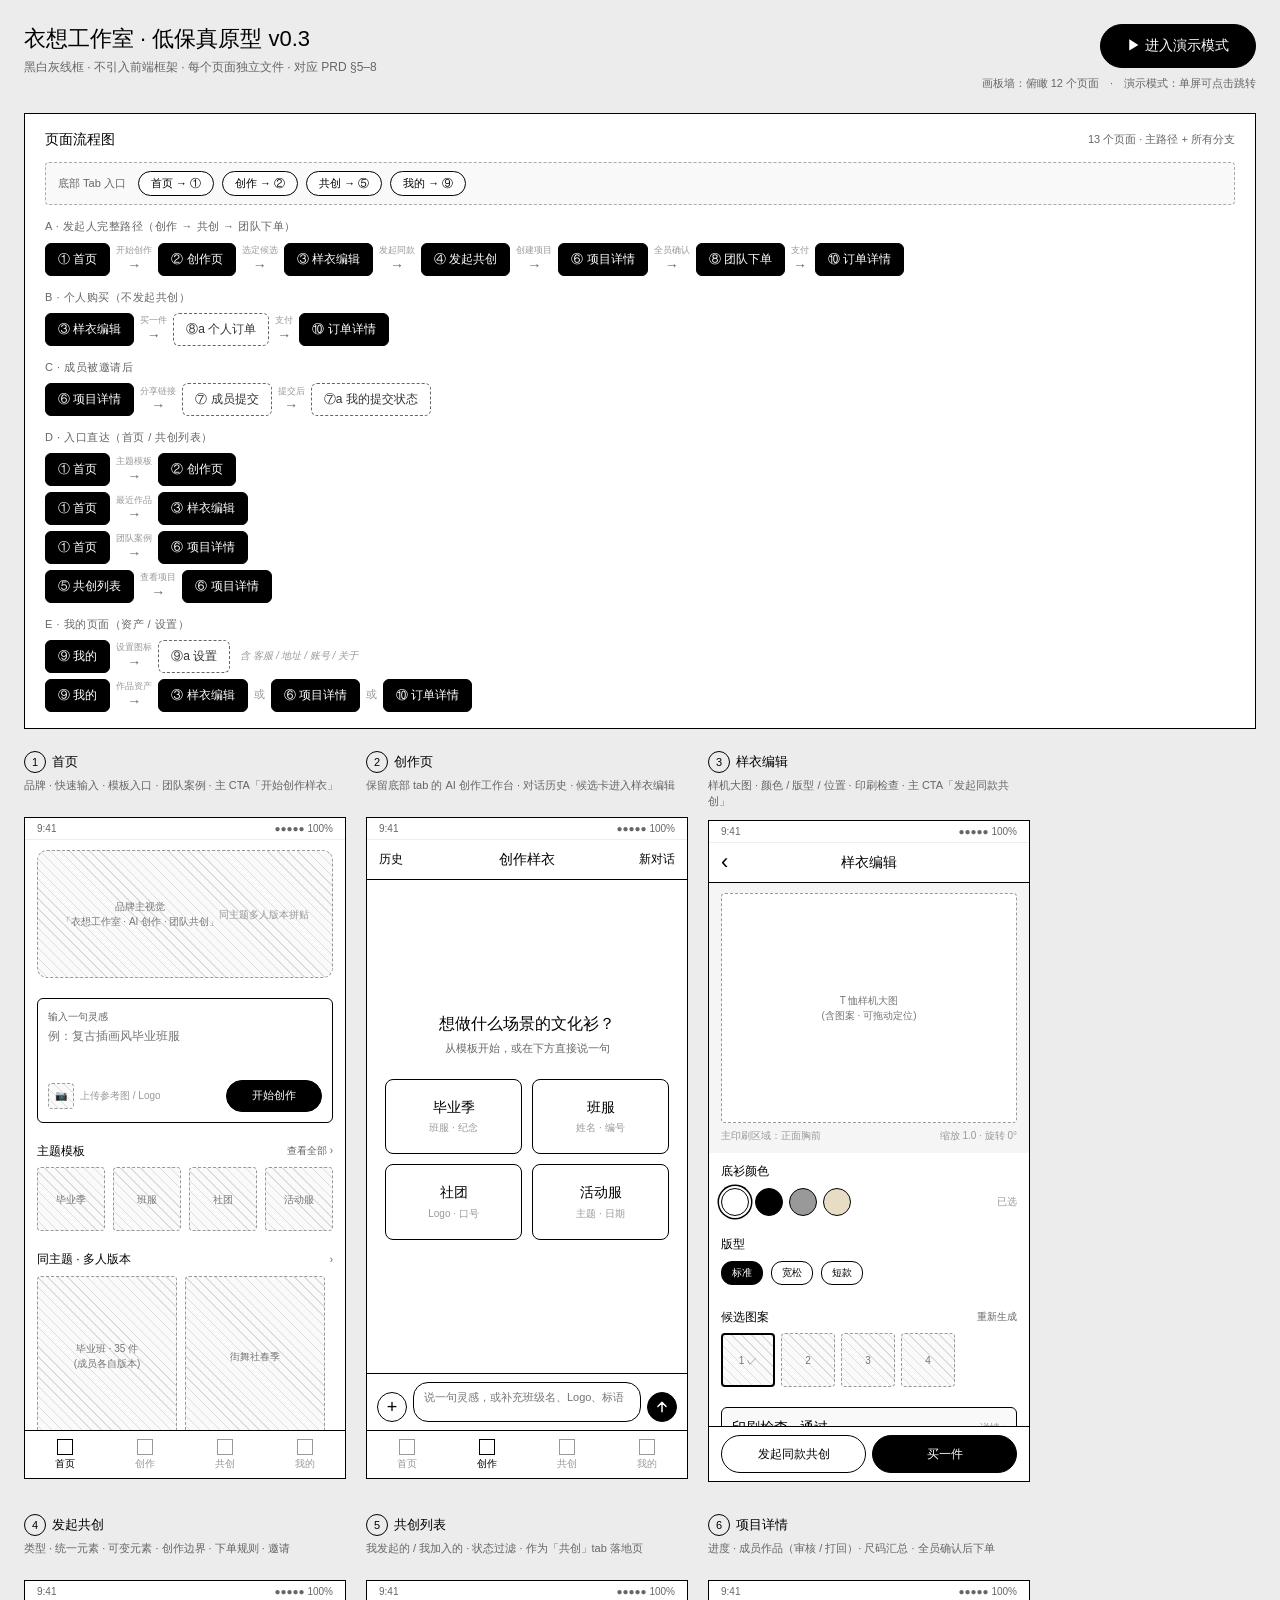
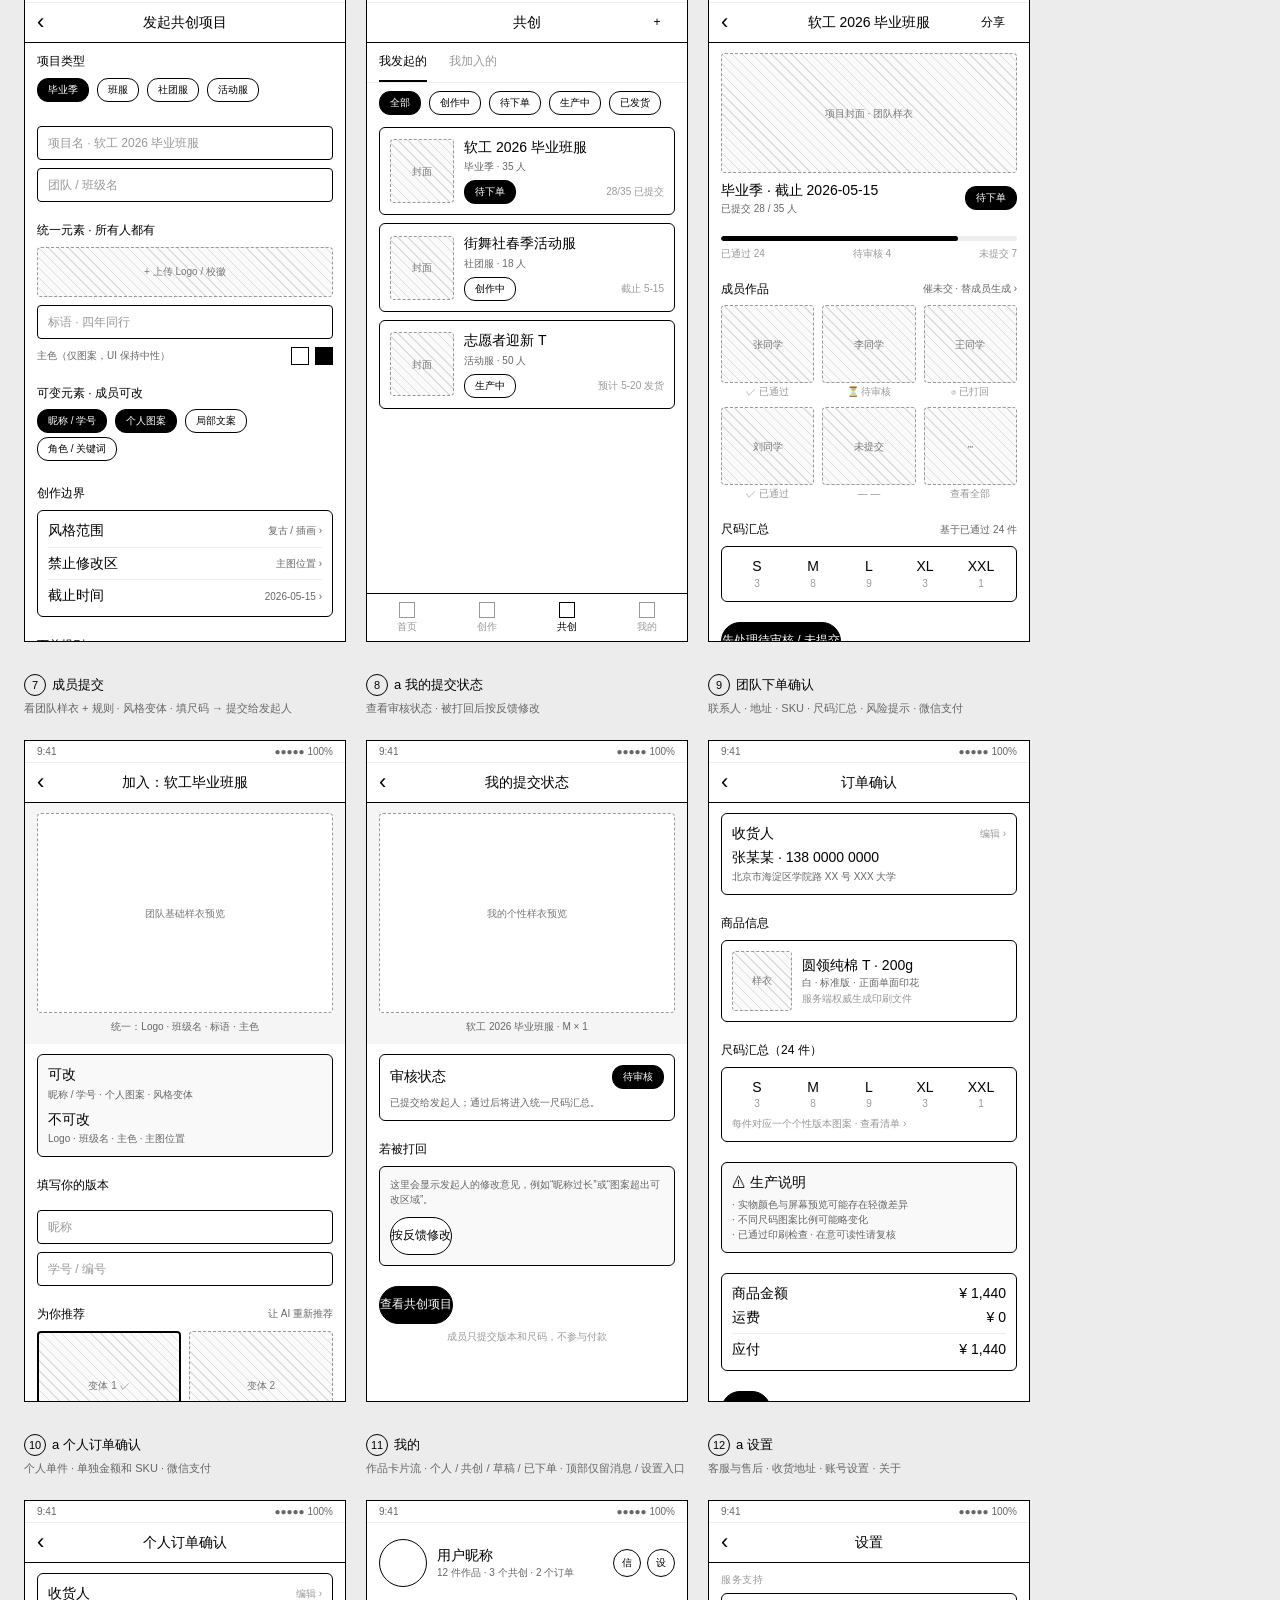
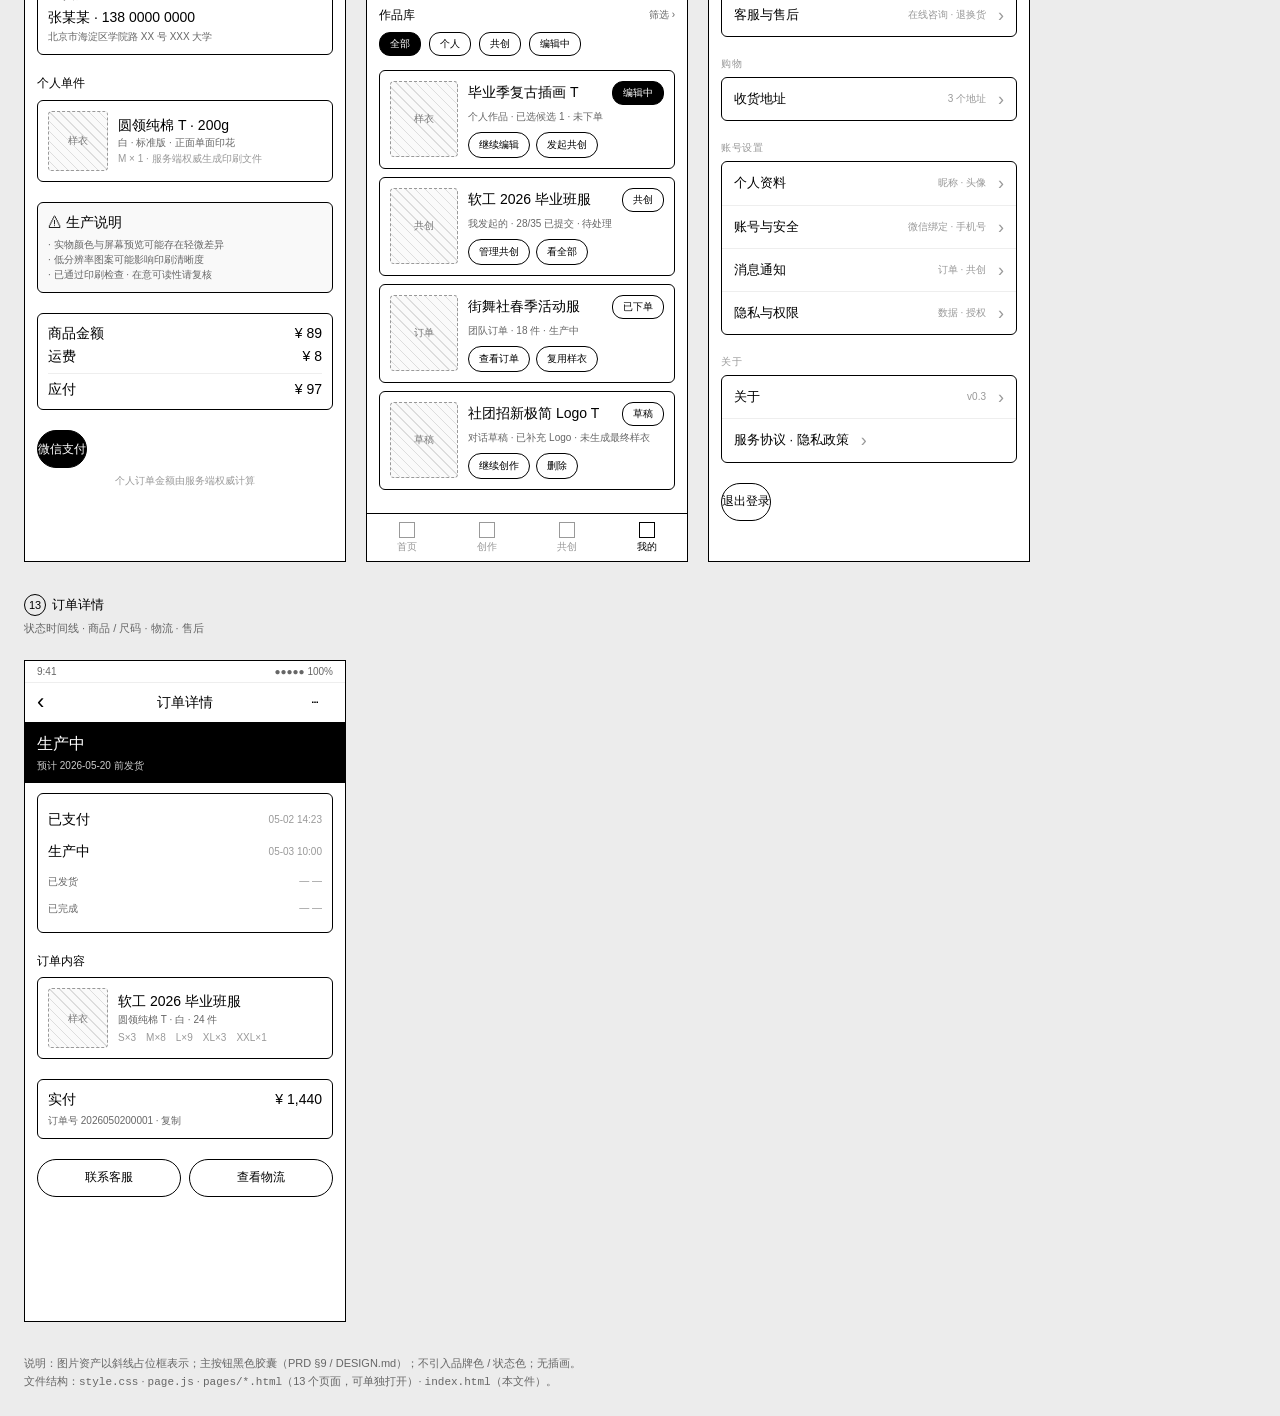
<file: index.html>
<!DOCTYPE html>
<html lang="zh-CN">
<head>
<meta charset="UTF-8">
<meta name="viewport" content="width=device-width, initial-scale=1.0">
<title>衣想工作室 · 低保真原型 v0.3</title>
<link rel="stylesheet" href="style.css">
</head>
<body class="mode-board index-page">

<header class="board-hero">
  <div>
    <h1 class="board-title">衣想工作室 · 低保真原型 v0.3</h1>
    <p class="board-meta">黑白灰线框 · 不引入前端框架 · 每个页面独立文件 · 对应 PRD §5–8</p>
  </div>
  <div class="hero-actions">
    <button id="enter-demo" class="btn-enter">▶ 进入演示模式</button>
    <p class="hero-tip">画板墙：俯瞰 12 个页面　·　演示模式：单屏可点击跳转</p>
  </div>
</header>

<section class="flow-board">
  <h3>页面流程图 <span class="flow-label">13 个页面 · 主路径 + 所有分支</span></h3>

  <div class="flow-tabs-bar">
    <span class="flow-tab-prefix">底部 Tab 入口</span>
    <span class="flow-tab-chip">首页 → ①</span>
    <span class="flow-tab-chip">创作 → ②</span>
    <span class="flow-tab-chip">共创 → ⑤</span>
    <span class="flow-tab-chip">我的 → ⑨</span>
  </div>

  <div class="flow-lane">
    <div class="flow-lane-title">A · 发起人完整路径（创作 → 共创 → 团队下单）</div>
    <div class="flow-row">
      <span class="flow-card main">① 首页</span>
      <span class="flow-step"><span class="flow-step-label">开始创作</span><span class="flow-arrow">→</span></span>
      <span class="flow-card main">② 创作页</span>
      <span class="flow-step"><span class="flow-step-label">选定候选</span><span class="flow-arrow">→</span></span>
      <span class="flow-card main">③ 样衣编辑</span>
      <span class="flow-step"><span class="flow-step-label">发起同款</span><span class="flow-arrow">→</span></span>
      <span class="flow-card main">④ 发起共创</span>
      <span class="flow-step"><span class="flow-step-label">创建项目</span><span class="flow-arrow">→</span></span>
      <span class="flow-card main">⑥ 项目详情</span>
      <span class="flow-step"><span class="flow-step-label">全员确认</span><span class="flow-arrow">→</span></span>
      <span class="flow-card main">⑧ 团队下单</span>
      <span class="flow-step"><span class="flow-step-label">支付</span><span class="flow-arrow">→</span></span>
      <span class="flow-card main">⑩ 订单详情</span>
    </div>
  </div>

  <div class="flow-lane">
    <div class="flow-lane-title">B · 个人购买（不发起共创）</div>
    <div class="flow-row">
      <span class="flow-card main">③ 样衣编辑</span>
      <span class="flow-step"><span class="flow-step-label">买一件</span><span class="flow-arrow">→</span></span>
      <span class="flow-card sub">⑧a 个人订单</span>
      <span class="flow-step"><span class="flow-step-label">支付</span><span class="flow-arrow">→</span></span>
      <span class="flow-card main">⑩ 订单详情</span>
    </div>
  </div>

  <div class="flow-lane">
    <div class="flow-lane-title">C · 成员被邀请后</div>
    <div class="flow-row">
      <span class="flow-card main">⑥ 项目详情</span>
      <span class="flow-step"><span class="flow-step-label">分享链接</span><span class="flow-arrow">→</span></span>
      <span class="flow-card sub">⑦ 成员提交</span>
      <span class="flow-step"><span class="flow-step-label">提交后</span><span class="flow-arrow">→</span></span>
      <span class="flow-card sub">⑦a 我的提交状态</span>
    </div>
  </div>

  <div class="flow-lane">
    <div class="flow-lane-title">D · 入口直达（首页 / 共创列表）</div>
    <div class="flow-row">
      <span class="flow-card main">① 首页</span>
      <span class="flow-step"><span class="flow-step-label">主题模板</span><span class="flow-arrow">→</span></span>
      <span class="flow-card main">② 创作页</span>
    </div>
    <div class="flow-row">
      <span class="flow-card main">① 首页</span>
      <span class="flow-step"><span class="flow-step-label">最近作品</span><span class="flow-arrow">→</span></span>
      <span class="flow-card main">③ 样衣编辑</span>
    </div>
    <div class="flow-row">
      <span class="flow-card main">① 首页</span>
      <span class="flow-step"><span class="flow-step-label">团队案例</span><span class="flow-arrow">→</span></span>
      <span class="flow-card main">⑥ 项目详情</span>
    </div>
    <div class="flow-row">
      <span class="flow-card main">⑤ 共创列表</span>
      <span class="flow-step"><span class="flow-step-label">查看项目</span><span class="flow-arrow">→</span></span>
      <span class="flow-card main">⑥ 项目详情</span>
    </div>
  </div>

  <div class="flow-lane">
    <div class="flow-lane-title">E · 我的页面（资产 / 设置）</div>
    <div class="flow-row">
      <span class="flow-card main">⑨ 我的</span>
      <span class="flow-step"><span class="flow-step-label">设置图标</span><span class="flow-arrow">→</span></span>
      <span class="flow-card sub">⑨a 设置</span>
      <span class="flow-meta">含 客服 / 地址 / 账号 / 关于</span>
    </div>
    <div class="flow-row">
      <span class="flow-card main">⑨ 我的</span>
      <span class="flow-step"><span class="flow-step-label">作品资产</span><span class="flow-arrow">→</span></span>
      <span class="flow-card main">③ 样衣编辑</span>
      <span class="flow-or">或</span>
      <span class="flow-card main">⑥ 项目详情</span>
      <span class="flow-or">或</span>
      <span class="flow-card main">⑩ 订单详情</span>
    </div>
  </div>
</section>

<div class="demo-toolbar">
  <button id="exit-demo" class="toolbar-btn">← 退出演示</button>
  <span id="current-title">当前：① 首页</span>
  <button id="btn-back" class="toolbar-btn">↩ 返回上一页</button>
</div>

<div class="board-canvas" id="board-canvas"></div>

<div class="demo-stage">
  <div class="demo-frame-wrap">
    <iframe id="demo-frame" class="demo-frame" src="pages/home.html"></iframe>
  </div>
  <aside class="sitemap-panel">
    <h3>跳转关系</h3>
    <div class="sitemap-section">
      <div class="sitemap-section-title">主路径</div>
      <div class="sitemap-row" data-page="home">① 首页</div>
      <div class="sitemap-row" data-page="create">② 创作页</div>
      <div class="sitemap-row" data-page="editor">③ 样衣编辑</div>
      <div class="sitemap-row" data-page="cocreate">④ 发起共创</div>
      <div class="sitemap-row" data-page="project-detail">⑥ 项目详情</div>
      <div class="sitemap-row" data-page="order-confirm">⑧ 下单确认</div>
      <div class="sitemap-row" data-page="order-detail">⑩ 订单详情</div>
    </div>
    <div class="sitemap-section">
      <div class="sitemap-section-title">tab 入口</div>
      <div class="sitemap-row" data-page="projects">⑤ 共创列表</div>
      <div class="sitemap-row" data-page="my">⑨ 我的</div>
    </div>
    <div class="sitemap-section">
      <div class="sitemap-section-title">成员邀请</div>
      <div class="sitemap-row" data-page="member-submit">⑦ 成员提交</div>
      <div class="sitemap-row" data-page="member-status">⑦a 我的提交状态</div>
    </div>
    <div class="sitemap-section">
      <div class="sitemap-section-title">个人购买</div>
      <div class="sitemap-row" data-page="order-confirm-personal">⑧a 个人订单确认</div>
    </div>
    <div class="sitemap-section">
      <div class="sitemap-section-title">个人中心</div>
      <div class="sitemap-row" data-page="settings">⑨a 设置</div>
    </div>
    <p class="sitemap-tip">点击行可直接跳转<br>点手机内按钮模拟真实流程</p>
  </aside>
</div>

<div id="toast"></div>

<footer class="board-footer">
  说明：图片资产以斜线占位框表示；主按钮黑色胶囊（PRD §9 / DESIGN.md）；不引入品牌色 / 状态色；无插画。<br>
  文件结构：<code>style.css</code> · <code>page.js</code> · <code>pages/*.html</code>（13 个页面，可单独打开）· <code>index.html</code>（本文件）。
</footer>

<script>
(function () {
  /* 页面元数据：id, 序号标题, 简介 */
  const PAGES = [
    ['home',           '① 首页',       '品牌 · 快速输入 · 模板入口 · 团队案例 · 主 CTA「开始创作样衣」'],
    ['create',         '② 创作页',     '保留底部 tab 的 AI 创作工作台 · 对话历史 · 候选卡进入样衣编辑'],
    ['editor',         '③ 样衣编辑',   '样机大图 · 颜色 / 版型 / 位置 · 印刷检查 · 主 CTA「发起同款共创」'],
    ['cocreate',       '④ 发起共创',   '类型 · 统一元素 · 可变元素 · 创作边界 · 下单规则 · 邀请'],
    ['projects',       '⑤ 共创列表',   '我发起的 / 我加入的 · 状态过滤 · 作为「共创」tab 落地页'],
    ['project-detail', '⑥ 项目详情',   '进度 · 成员作品（审核 / 打回）· 尺码汇总 · 全员确认后下单'],
    ['member-submit',  '⑦ 成员提交',   '看团队样衣 + 规则 · 风格变体 · 填尺码 → 提交给发起人'],
    ['member-status',  '⑦a 我的提交状态', '查看审核状态 · 被打回后按反馈修改'],
    ['order-confirm',  '⑧ 团队下单确认', '联系人 · 地址 · SKU · 尺码汇总 · 风险提示 · 微信支付'],
    ['order-confirm-personal', '⑧a 个人订单确认', '个人单件 · 单独金额和 SKU · 微信支付'],
    ['my',             '⑨ 我的',       '作品卡片流 · 个人 / 共创 / 草稿 / 已下单 · 顶部仅留消息 / 设置入口'],
    ['settings',       '⑨a 设置',      '客服与售后 · 收货地址 · 账号设置 · 关于'],
    ['order-detail',   '⑩ 订单详情',   '状态时间线 · 商品 / 尺码 · 物流 · 售后']
  ];
  const PAGE_TITLES = Object.fromEntries(PAGES.map(p => [p[0], p[1]]));

  /* 渲染画板墙 */
  const canvas = document.getElementById('board-canvas');
  PAGES.forEach((p, i) => {
    const [id, title, desc] = p;
    const wrap = document.createElement('div');
    wrap.className = 'phone-wrap';
    wrap.dataset.page = id;
    const cleanTitle = title.replace(/^[①-⑩]\s*/, '');
    wrap.innerHTML =
      '<div class="phone-label"><span class="num">' + (i + 1) + '</span>' + cleanTitle + '</div>' +
      '<p class="phone-desc">' + desc + '</p>' +
      '<iframe src="pages/' + id + '.html" class="phone-frame" loading="lazy"></iframe>';
    canvas.appendChild(wrap);
  });

  /* 状态 */
  let demoMode = false;
  let current = 'home';
  const stack = [];
  let toastTimer = null;
  const demoFrame = document.getElementById('demo-frame');

  function setMode(isDemo) {
    demoMode = isDemo;
    document.body.classList.toggle('mode-demo', isDemo);
    document.body.classList.toggle('mode-board', !isDemo);
    if (isDemo) {
      stack.length = 0;
      loadDemo(current);
    }
    window.scrollTo(0, 0);
  }

  function go(pageId) {
    if (current === pageId) return;
    stack.push(current);
    current = pageId;
    loadDemo(current);
  }

  function back() {
    if (stack.length === 0) {
      setMode(false);
      return;
    }
    current = stack.pop();
    loadDemo(current);
  }

  function loadDemo(pageId) {
    const src = 'pages/' + pageId + '.html';
    if (!demoFrame.src.endsWith(src)) {
      demoFrame.src = src;
    }
    document.querySelectorAll('.sitemap-row').forEach(r => {
      r.classList.toggle('current', r.dataset.page === pageId);
    });
    const t = document.getElementById('current-title');
    if (t) t.textContent = '当前：' + (PAGE_TITLES[pageId] || pageId);
  }

  function showToast(msg) {
    const t = document.getElementById('toast');
    if (!t) return;
    t.textContent = msg;
    t.classList.add('show');
    if (toastTimer) clearTimeout(toastTimer);
    toastTimer = setTimeout(() => t.classList.remove('show'), 1700);
  }

  /* 工具栏按钮 */
  document.getElementById('enter-demo').addEventListener('click', () => {
    current = 'home';
    setMode(true);
  });
  document.getElementById('exit-demo').addEventListener('click', () => setMode(false));
  document.getElementById('btn-back').addEventListener('click', back);

  /* sitemap 跳转 */
  document.querySelectorAll('.sitemap-row').forEach(r => {
    r.addEventListener('click', () => {
      if (!demoMode) return;
      const page = r.dataset.page;
      if (page) go(page);
    });
  });

  /* 接收 iframe 内的点击事件（postMessage） */
  window.addEventListener('message', e => {
    const data = e.data || {};
    if (data.type !== 'page-action') return;

    if (!demoMode) {
      /* 画板模式：toast 直接显示；data-go 自动进入演示并跳转 */
      if (data.toast) showToast(data.toast);
      if (data.dest && data.dest !== 'back' && data.dest !== 'self') {
        setMode(true);
        go(data.dest);
      }
      return;
    }

    /* 演示模式：正常处理 */
    if (data.toast) showToast(data.toast);
    if (!data.dest) return;
    if (data.dest === 'back') {
      if (data.toast) setTimeout(back, 600);
      else back();
    } else if (data.dest !== 'self') {
      if (data.toast) setTimeout(() => go(data.dest), 600);
      else go(data.dest);
    }
  });
})();
</script>

</body>
</html>
</file>
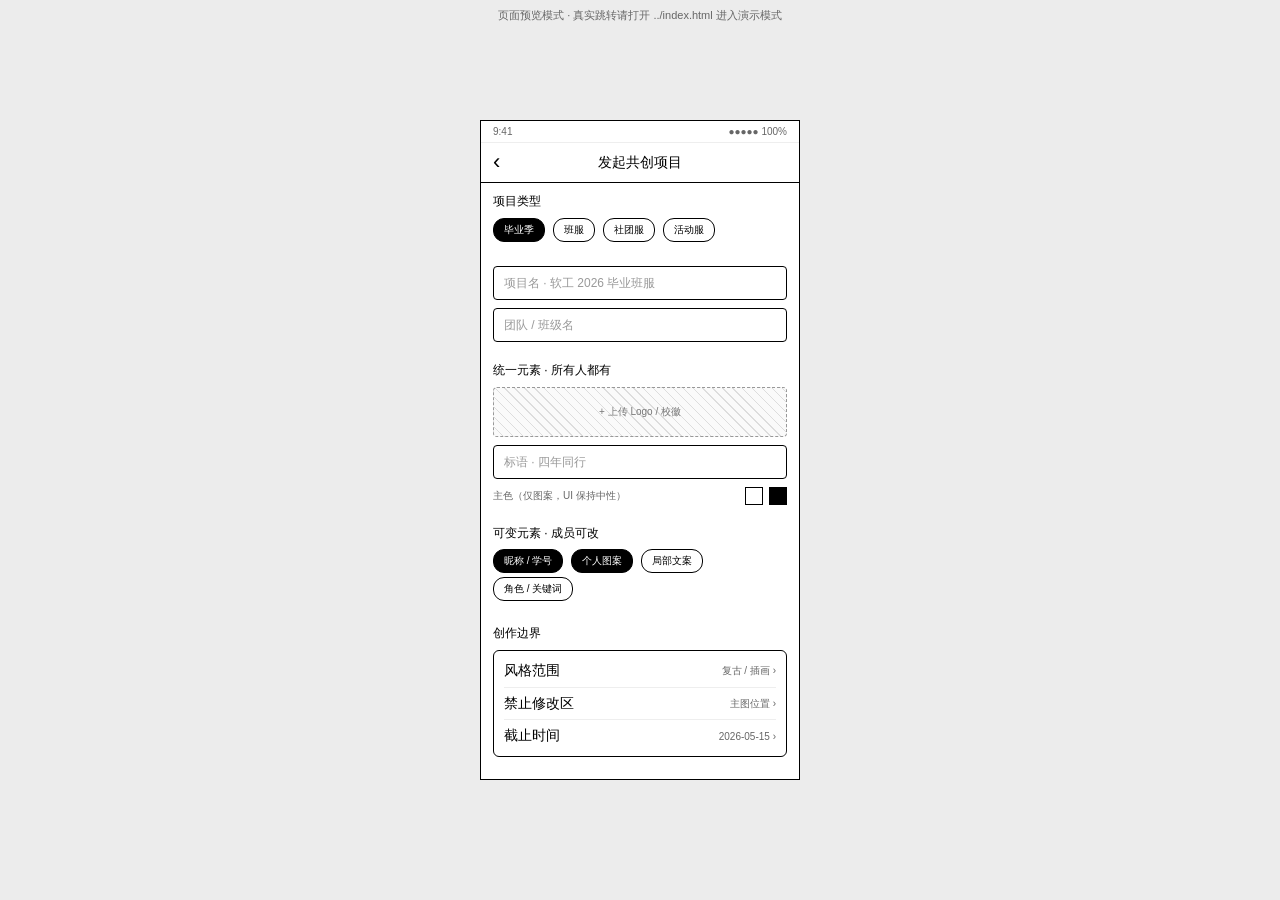
<file: pages/cocreate.html>
<!DOCTYPE html>
<html lang="zh-CN">
<head>
<meta charset="UTF-8">
<meta name="viewport" content="width=device-width, initial-scale=1.0">
<title>④ 发起共创 · 衣想工作室原型</title>
<link rel="stylesheet" href="../style.css">
</head>
<body>
<div class="phone">
  <div class="status-bar"><span>9:41</span><span>●●●●● 100%</span></div>
  <div class="nav-bar">
    <span class="slot icon-back" data-go="back"></span>
    <span class="nav-title">发起共创项目</span>
    <span class="slot"></span>
  </div>
  <div class="page-body">
    <div class="section">
      <div class="section-title">项目类型</div>
      <div>
        <span class="chip active" data-chip-group="proj-type">毕业季</span>
        <span class="chip" data-chip-group="proj-type">班服</span>
        <span class="chip" data-chip-group="proj-type">社团服</span>
        <span class="chip" data-chip-group="proj-type">活动服</span>
      </div>
    </div>
    <div class="section col">
      <input class="input" placeholder="项目名 · 软工 2026 毕业班服">
      <input class="input" placeholder="团队 / 班级名">
    </div>
    <div class="section">
      <div class="section-title">统一元素 · 所有人都有</div>
      <div class="col">
        <div class="placeholder clickable" style="height:50px;" data-toast="选择 Logo / 校徽">+ 上传 Logo / 校徽</div>
        <input class="input" placeholder="标语 · 四年同行">
        <div class="row between">
          <span class="muted">主色（仅图案，UI 保持中性）</span>
          <div class="row">
            <div style="width:18px;height:18px;border:1px solid #000;background:#fff;"></div>
            <div style="width:18px;height:18px;border:1px solid #000;background:#000;"></div>
          </div>
        </div>
      </div>
    </div>
    <div class="section">
      <div class="section-title">可变元素 · 成员可改</div>
      <div>
        <span class="chip active">昵称 / 学号</span>
        <span class="chip active">个人图案</span>
        <span class="chip">局部文案</span>
        <span class="chip">角色 / 关键词</span>
      </div>
    </div>
    <div class="section">
      <div class="section-title">创作边界</div>
      <div class="card">
        <div class="row between clickable" data-toast="编辑风格范围"><span>风格范围</span><span class="muted">复古 / 插画 ›</span></div>
        <div class="divider"></div>
        <div class="row between clickable" data-toast="编辑禁改区"><span>禁止修改区</span><span class="muted">主图位置 ›</span></div>
        <div class="divider"></div>
        <div class="row between clickable" data-toast="设置截止时间"><span>截止时间</span><span class="muted">2026-05-15 ›</span></div>
      </div>
    </div>
    <div class="section">
      <div class="section-title">下单规则</div>
      <div class="card">
        <div class="row between">
          <span class="bold">发起人统一付款</span>
          <span class="tiny">推荐 ✓</span>
        </div>
        <div class="muted" style="margin-top:4px;">成员只填尺码和数量　·　MVP 暂不支持成员分摊</div>
      </div>
    </div>
    <div class="section">
      <button class="btn btn-primary" data-go="project-detail" data-toast="邀请链接已生成">生成邀请链接 / 二维码</button>
    </div>
  </div>
</div>
<script src="../page.js"></script>
</body>
</html>
</file>
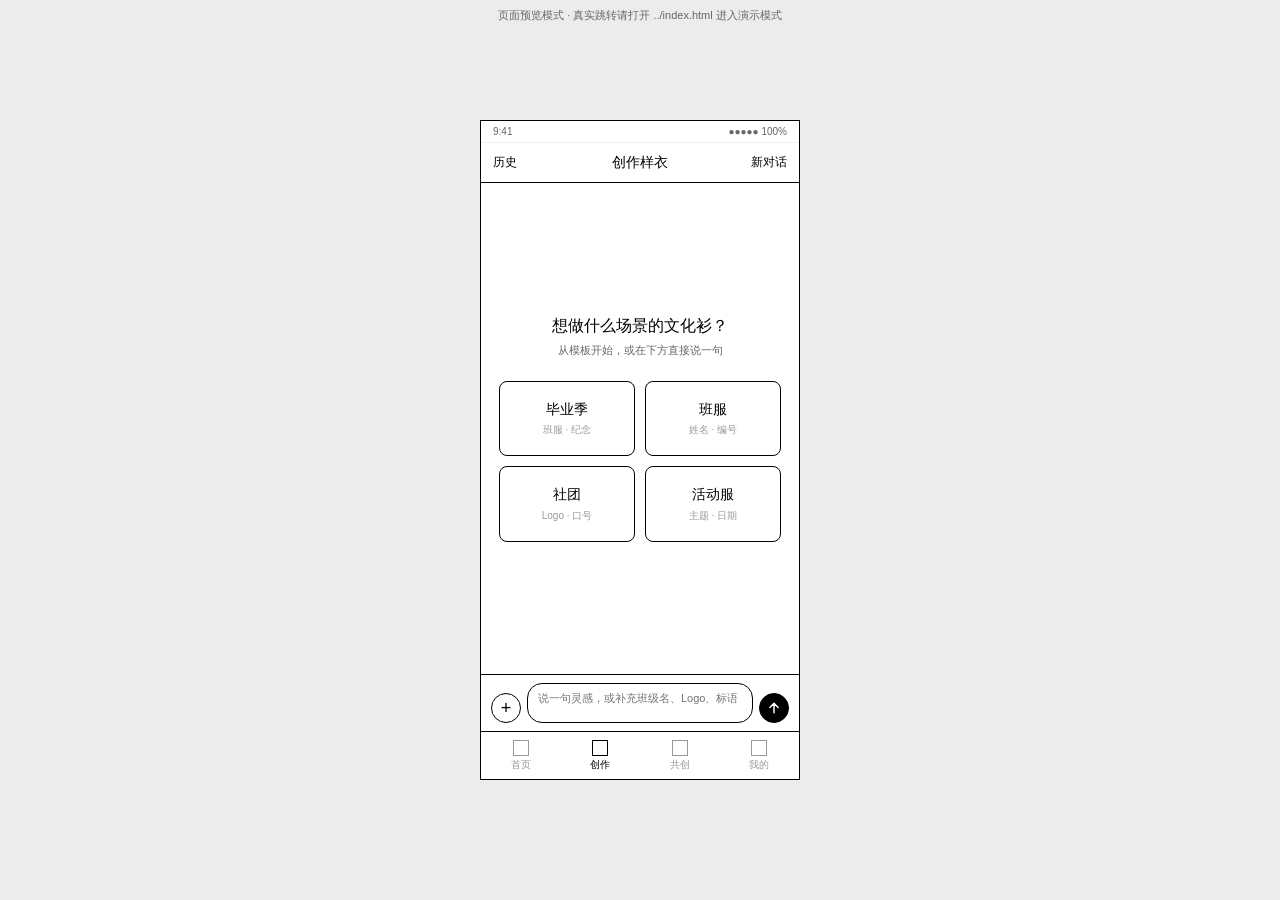
<file: pages/create.html>
<!DOCTYPE html>
<html lang="zh-CN">
<head>
<meta charset="UTF-8">
<meta name="viewport" content="width=device-width, initial-scale=1.0">
<title>② 创作页 · 衣想工作室原型</title>
<link rel="stylesheet" href="../style.css">
</head>
<body>
<div class="phone create-page" data-state="empty">
  <div class="status-bar"><span>9:41</span><span>●●●●● 100%</span></div>
  <div class="nav-bar">
    <span class="slot" data-toast="查看创作历史">历史</span>
    <span class="nav-title">创作样衣</span>
    <span class="slot" data-toast="开始新对话">新对话</span>
  </div>

  <!-- 空状态：尚未开始对话 -->
  <div class="create-empty-body">
    <div class="empty-hero">
      <div class="empty-title">想做什么场景的文化衫？</div>
      <div class="empty-subtitle">从模板开始，或在下方直接说一句</div>
      <div class="empty-template-grid">
        <div class="template-card-lg empty-template" data-template="毕业季" data-toast="已选择毕业季，AI 将追问班级名和标语">
          <div class="bold">毕业季</div>
          <div class="tiny">班服 · 纪念</div>
        </div>
        <div class="template-card-lg empty-template" data-template="班服" data-toast="已选择班服，AI 将追问班级和统一元素">
          <div class="bold">班服</div>
          <div class="tiny">姓名 · 编号</div>
        </div>
        <div class="template-card-lg empty-template" data-template="社团" data-toast="已选择社团，AI 将追问社团名和活动风格">
          <div class="bold">社团</div>
          <div class="tiny">Logo · 口号</div>
        </div>
        <div class="template-card-lg empty-template" data-template="活动服" data-toast="已选择活动服，AI 将追问活动名和场景">
          <div class="bold">活动服</div>
          <div class="tiny">主题 · 日期</div>
        </div>
      </div>
    </div>
  </div>

  <!-- 对话状态：已开始对话 -->
  <div class="page-body create-chat-body">
    <div class="section chat-stack">
      <div class="chat-bubble assistant">
        <div>想做什么场景的文化衫？你可以直接说一句，或者点上方模板开始。</div>
      </div>
      <div class="chat-bubble user">
        <div class="muted">你</div>
        <div>毕业季班服，复古插画，标语「四年同行」。</div>
      </div>
      <div class="chat-bubble assistant">
        <div class="muted">AI 助手</div>
        <div>我还需要 2 个信息：班级名是否要放进图案？有没有学院 Logo 或参考图？</div>
        <div class="inline-action-row">
          <button class="mini-btn" data-toast="补充班级名">填班级名</button>
          <button class="mini-btn" data-toast="上传参考图 / Logo">上传图片</button>
        </div>
      </div>
      <div class="info-card">
        <div class="row between">
          <span class="bold">已整理的信息</span>
          <span class="tiny" data-toast="编辑信息">编辑</span>
        </div>
        <div class="muted" style="margin-top:6px;">
          场景：毕业季班服<br>
          风格：复古插画<br>
          标语：四年同行<br>
          待补充：班级名 / Logo
        </div>
      </div>
      <div class="chat-bubble assistant">
        <div class="muted">AI 助手</div>
        <div>先给你 4 个方向，选一个继续改，或者直接进入样衣编辑。</div>
      </div>
      <div class="result-card">
        <div class="section-title">候选图案<span class="more">点选放大</span></div>
        <div class="grid-2">
          <div class="placeholder clickable active" style="height:92px; border:2px solid #000;" data-chip-group="cand">候选 1 ✓</div>
          <div class="placeholder clickable" style="height:92px;" data-chip-group="cand">候选 2</div>
          <div class="placeholder clickable" style="height:92px;" data-chip-group="cand">候选 3</div>
          <div class="placeholder clickable" style="height:92px;" data-chip-group="cand">候选 4</div>
        </div>
        <div class="row" style="margin-top:10px; gap:6px;">
          <button class="btn btn-secondary grow" style="height:32px;font-size:11px;" data-toast="换成街头 / 文艺 / 极简">换风格</button>
          <button class="btn btn-secondary grow" style="height:32px;font-size:11px;" data-toast="修改标语或文字布局">改文字</button>
          <button class="btn btn-secondary grow" style="height:32px;font-size:11px;" data-toast="保留当前构图重新生成">保留构图</button>
        </div>
        <button class="btn btn-primary" style="margin-top:10px;" data-go="editor">选定候选 1，进入样衣编辑</button>
      </div>
    </div>
  </div>

  <div class="composer-bar">
    <button class="composer-icon" data-toast="上传参考图 / Logo">+</button>
    <textarea class="composer-input" placeholder="说一句灵感，或补充班级名、Logo、标语"></textarea>
    <button class="composer-send" data-toast="生成候选图案" aria-label="发送">
      <svg viewBox="0 0 24 24" width="14" height="14" aria-hidden="true">
        <path d="M12 4 L12 20 M5 11 L12 4 L19 11" fill="none" stroke="currentColor" stroke-width="2.5" stroke-linecap="round" stroke-linejoin="round"/>
      </svg>
    </button>
  </div>
  <div class="tab-bar">
    <div class="tab-item" data-go="home"><div class="tab-icon"></div>首页</div>
    <div class="tab-item active"><div class="tab-icon"></div>创作</div>
    <div class="tab-item" data-go="projects"><div class="tab-icon"></div>共创</div>
    <div class="tab-item" data-go="my"><div class="tab-icon"></div>我的</div>
  </div>
</div>
<script src="../page.js"></script>
<script>
(function () {
  var phone = document.querySelector('.phone.create-page');
  if (!phone) return;
  function toChat() { phone.dataset.state = 'chat'; }
  phone.querySelectorAll('.empty-template').forEach(function (c) {
    c.addEventListener('click', toChat);
  });
  var sendBtn = phone.querySelector('.composer-send');
  if (sendBtn) sendBtn.addEventListener('click', toChat);
})();
</script>
</body>
</html>
</file>
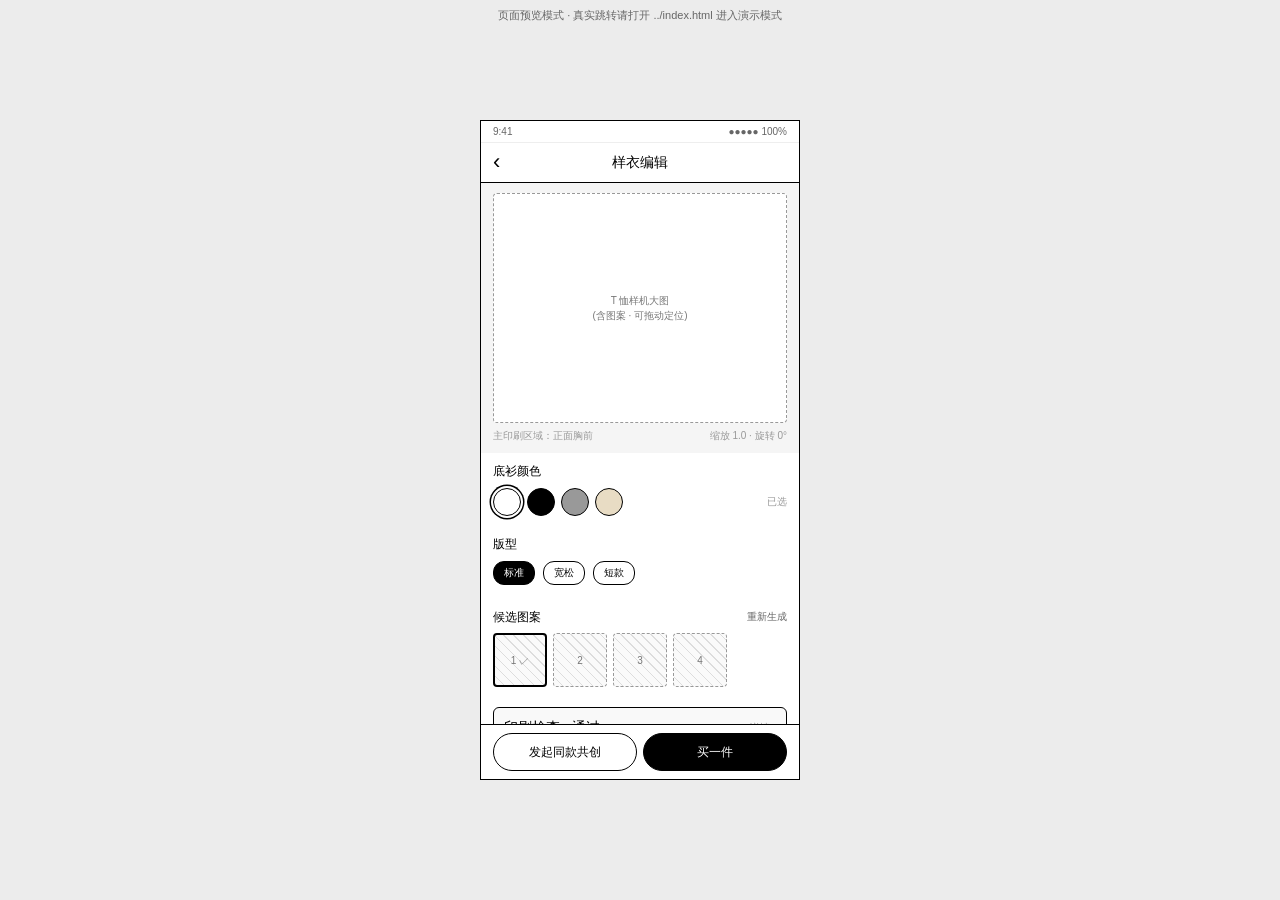
<file: pages/editor.html>
<!DOCTYPE html>
<html lang="zh-CN">
<head>
<meta charset="UTF-8">
<meta name="viewport" content="width=device-width, initial-scale=1.0">
<title>③ 样衣编辑 · 衣想工作室原型</title>
<link rel="stylesheet" href="../style.css">
</head>
<body>
<div class="phone">
  <div class="status-bar"><span>9:41</span><span>●●●●● 100%</span></div>
  <div class="nav-bar">
    <span class="slot icon-back" data-go="back"></span>
    <span class="nav-title">样衣编辑</span>
    <span class="slot"></span>
  </div>
  <div class="page-body">
    <div class="section" style="background:#f5f5f5;">
      <div class="placeholder" style="height:230px; background:#fff;">T 恤样机大图<br>(含图案 · 可拖动定位)</div>
      <div class="row between" style="margin-top:6px;">
        <span class="tiny">主印刷区域：正面胸前</span>
        <span class="tiny">缩放 1.0 · 旋转 0°</span>
      </div>
    </div>
    <div class="section">
      <div class="section-title">底衫颜色</div>
      <div class="row">
        <div class="swatch-circle active" data-chip-group="color" style="background:#fff;"></div>
        <div class="swatch-circle" data-chip-group="color" style="background:#000;"></div>
        <div class="swatch-circle" data-chip-group="color" style="background:#999;"></div>
        <div class="swatch-circle" data-chip-group="color" style="background:#e8dcc4;"></div>
        <span class="tiny" style="margin-left:auto;">已选</span>
      </div>
    </div>
    <div class="section">
      <div class="section-title">版型</div>
      <div>
        <span class="chip active" data-chip-group="fit">标准</span>
        <span class="chip" data-chip-group="fit">宽松</span>
        <span class="chip" data-chip-group="fit">短款</span>
      </div>
    </div>
    <div class="section">
      <div class="section-title">候选图案<span class="more" data-toast="重新生成中">重新生成</span></div>
      <div class="row" style="overflow-x:auto;">
        <div class="placeholder clickable active" data-chip-group="cand-thumb" style="min-width:54px;height:54px;border:2px solid #000;">1 ✓</div>
        <div class="placeholder clickable" data-chip-group="cand-thumb" style="min-width:54px;height:54px;">2</div>
        <div class="placeholder clickable" data-chip-group="cand-thumb" style="min-width:54px;height:54px;">3</div>
        <div class="placeholder clickable" data-chip-group="cand-thumb" style="min-width:54px;height:54px;">4</div>
      </div>
    </div>
    <div class="section">
      <div class="card clickable" style="background:#f9f9f9;" data-toast="印刷检查详情">
        <div class="row between">
          <span class="bold">印刷检查 · 通过</span>
          <span class="tiny">详情 ›</span>
        </div>
        <div class="muted" style="margin-top:6px;">
          ✓ 分辨率达标　✓ 在安全区内<br>⚠ 浅底浅图：建议加描边
        </div>
      </div>
    </div>
  </div>
  <div class="editor-footer">
    <button class="btn btn-secondary grow" data-go="cocreate">发起同款共创</button>
    <button class="btn btn-primary grow" data-go="order-confirm-personal">买一件</button>
  </div>
</div>
<script src="../page.js"></script>
</body>
</html>
</file>
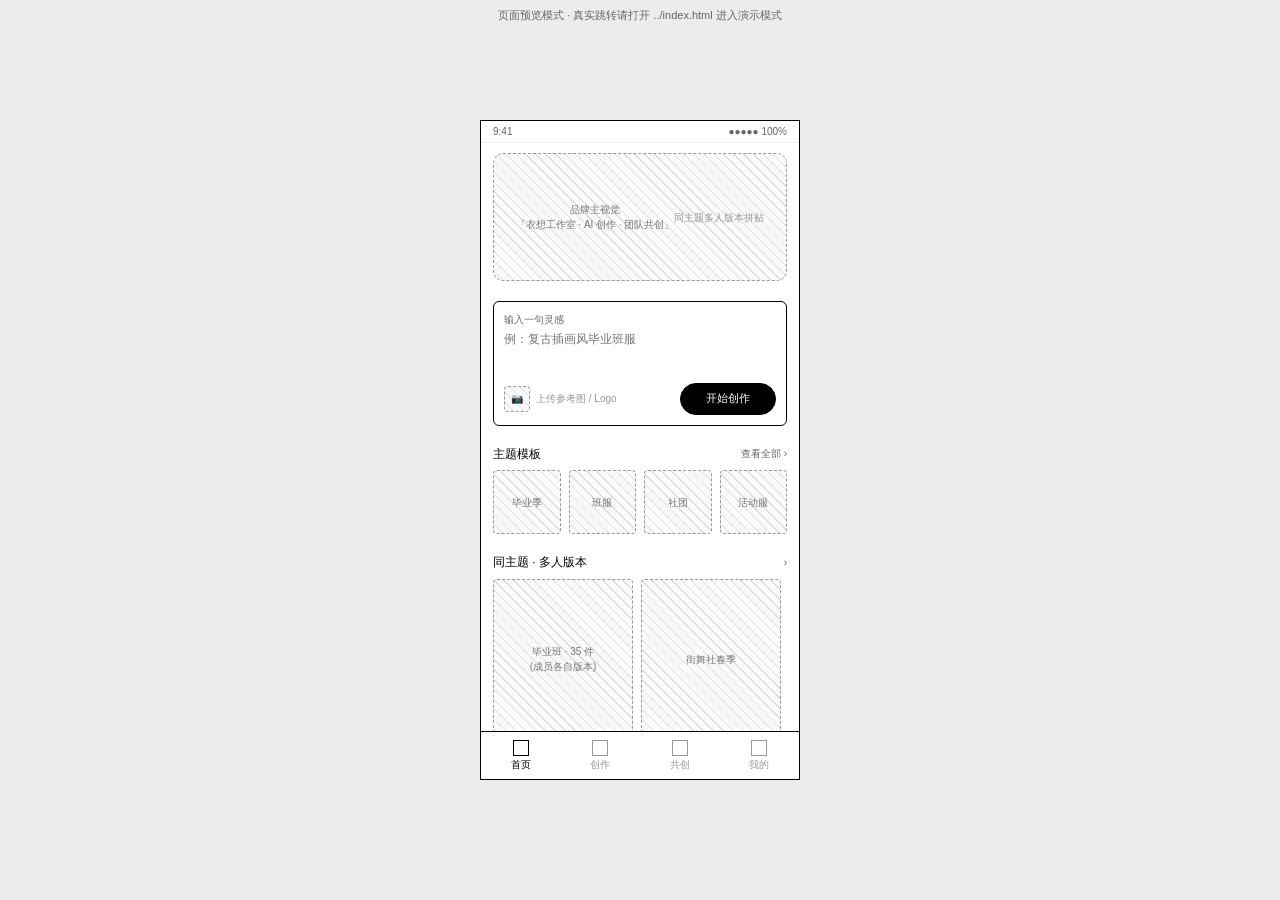
<file: pages/home.html>
<!DOCTYPE html>
<html lang="zh-CN">
<head>
<meta charset="UTF-8">
<meta name="viewport" content="width=device-width, initial-scale=1.0">
<title>① 首页 · 衣想工作室原型</title>
<link rel="stylesheet" href="../style.css">
</head>
<body>
<div class="phone">
  <div class="status-bar"><span>9:41</span><span>●●●●● 100%</span></div>
  <div class="page-body">
    <div class="section">
      <div class="placeholder" style="height:128px; border-radius:10px;">
        品牌主视觉<br>「衣想工作室 · AI 创作 · 团队共创」<br><span class="tiny">同主题多人版本拼贴</span>
      </div>
    </div>
    <div class="section">
      <div class="card">
        <div class="muted">输入一句灵感</div>
        <textarea class="textarea" placeholder="例：复古插画风毕业班服" style="border:none; padding:4px 0 0; min-height:44px;"></textarea>
        <div class="row between" style="margin-top:6px;">
          <div class="row">
            <div class="placeholder clickable" style="width:26px;height:26px;" data-toast="上传参考图 / Logo">📷</div>
            <span class="tiny">上传参考图 / Logo</span>
          </div>
          <button class="btn btn-primary" style="width:96px;height:32px;font-size:11px;" data-go="create">开始创作</button>
        </div>
      </div>
    </div>
    <div class="section">
      <div class="section-title">主题模板<span class="more" data-toast="查看全部模板">查看全部 ›</span></div>
      <div class="grid-4">
        <div class="placeholder clickable" style="height:64px;" data-go="create">毕业季</div>
        <div class="placeholder clickable" style="height:64px;" data-go="create">班服</div>
        <div class="placeholder clickable" style="height:64px;" data-go="create">社团</div>
        <div class="placeholder clickable" style="height:64px;" data-go="create">活动服</div>
      </div>
    </div>
    <div class="section">
      <div class="section-title">同主题 · 多人版本<span class="more" data-toast="查看更多团队案例">›</span></div>
      <div class="scroll-x">
        <div class="placeholder clickable" style="width:140px; height:160px;" data-go="project-detail">毕业班 · 35 件<br>(成员各自版本)</div>
        <div class="placeholder clickable" style="width:140px; height:160px;" data-go="project-detail">街舞社春季</div>
        <div class="placeholder clickable" style="width:140px; height:160px;" data-go="project-detail">志愿迎新 T</div>
      </div>
    </div>
    <div class="section">
      <div class="section-title">我最近的作品</div>
      <div class="grid-3">
        <div class="placeholder clickable" style="height:80px;" data-go="editor">作品 A</div>
        <div class="placeholder clickable" style="height:80px;" data-go="editor">作品 B</div>
        <div class="placeholder clickable" style="height:80px;" data-go="create">+</div>
      </div>
    </div>
  </div>
  <div class="tab-bar">
    <div class="tab-item active"><div class="tab-icon"></div>首页</div>
    <div class="tab-item" data-go="create"><div class="tab-icon"></div>创作</div>
    <div class="tab-item" data-go="projects"><div class="tab-icon"></div>共创</div>
    <div class="tab-item" data-go="my"><div class="tab-icon"></div>我的</div>
  </div>
</div>
<script src="../page.js"></script>
</body>
</html>
</file>
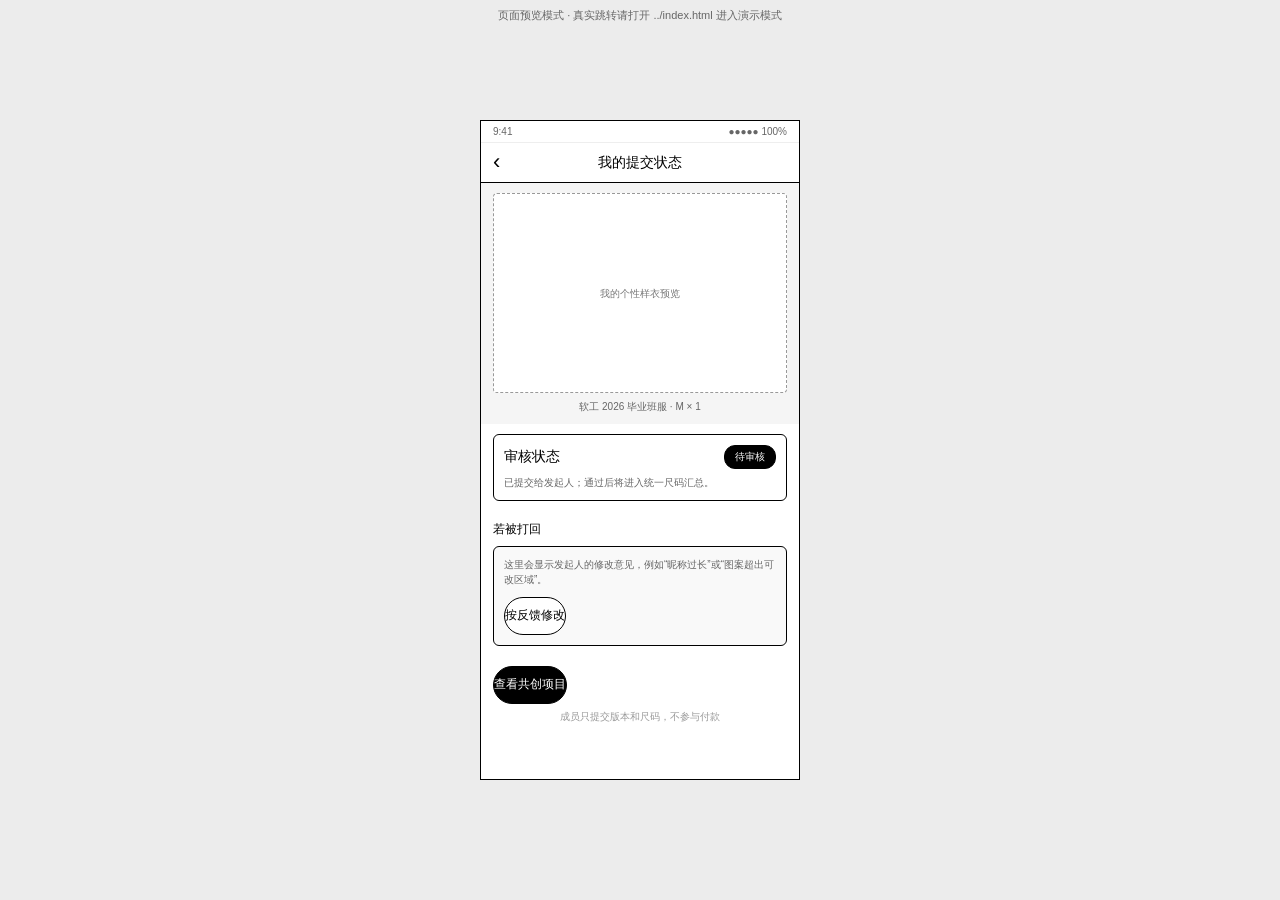
<file: pages/member-status.html>
<!DOCTYPE html>
<html lang="zh-CN">
<head>
<meta charset="UTF-8">
<meta name="viewport" content="width=device-width, initial-scale=1.0">
<title>⑦a 我的提交状态 · 衣想工作室原型</title>
<link rel="stylesheet" href="../style.css">
</head>
<body>
<div class="phone">
  <div class="status-bar"><span>9:41</span><span>●●●●● 100%</span></div>
  <div class="nav-bar">
    <span class="slot icon-back" data-go="member-submit"></span>
    <span class="nav-title">我的提交状态</span>
    <span class="slot"></span>
  </div>
  <div class="page-body">
    <div class="section" style="background:#f5f5f5;">
      <div class="placeholder" style="height:200px; background:#fff;">我的个性样衣预览</div>
      <div class="muted center" style="margin-top:6px;">软工 2026 毕业班服 · M × 1</div>
    </div>
    <div class="section">
      <div class="card">
        <div class="row between">
          <span class="bold">审核状态</span>
          <span class="chip active" style="margin:0;">待审核</span>
        </div>
        <div class="muted" style="margin-top:6px;">已提交给发起人；通过后将进入统一尺码汇总。</div>
      </div>
    </div>
    <div class="section">
      <div class="section-title">若被打回</div>
      <div class="card" style="background:#f9f9f9;">
        <div class="muted">这里会显示发起人的修改意见，例如“昵称过长”或“图案超出可改区域”。</div>
        <button class="btn btn-secondary" style="margin-top:10px;" data-go="member-submit">按反馈修改</button>
      </div>
    </div>
    <div class="section">
      <button class="btn btn-primary" data-go="projects">查看共创项目</button>
      <div class="tiny center" style="margin-top:6px;">成员只提交版本和尺码，不参与付款</div>
    </div>
  </div>
</div>
<script src="../page.js"></script>
</body>
</html>
</file>
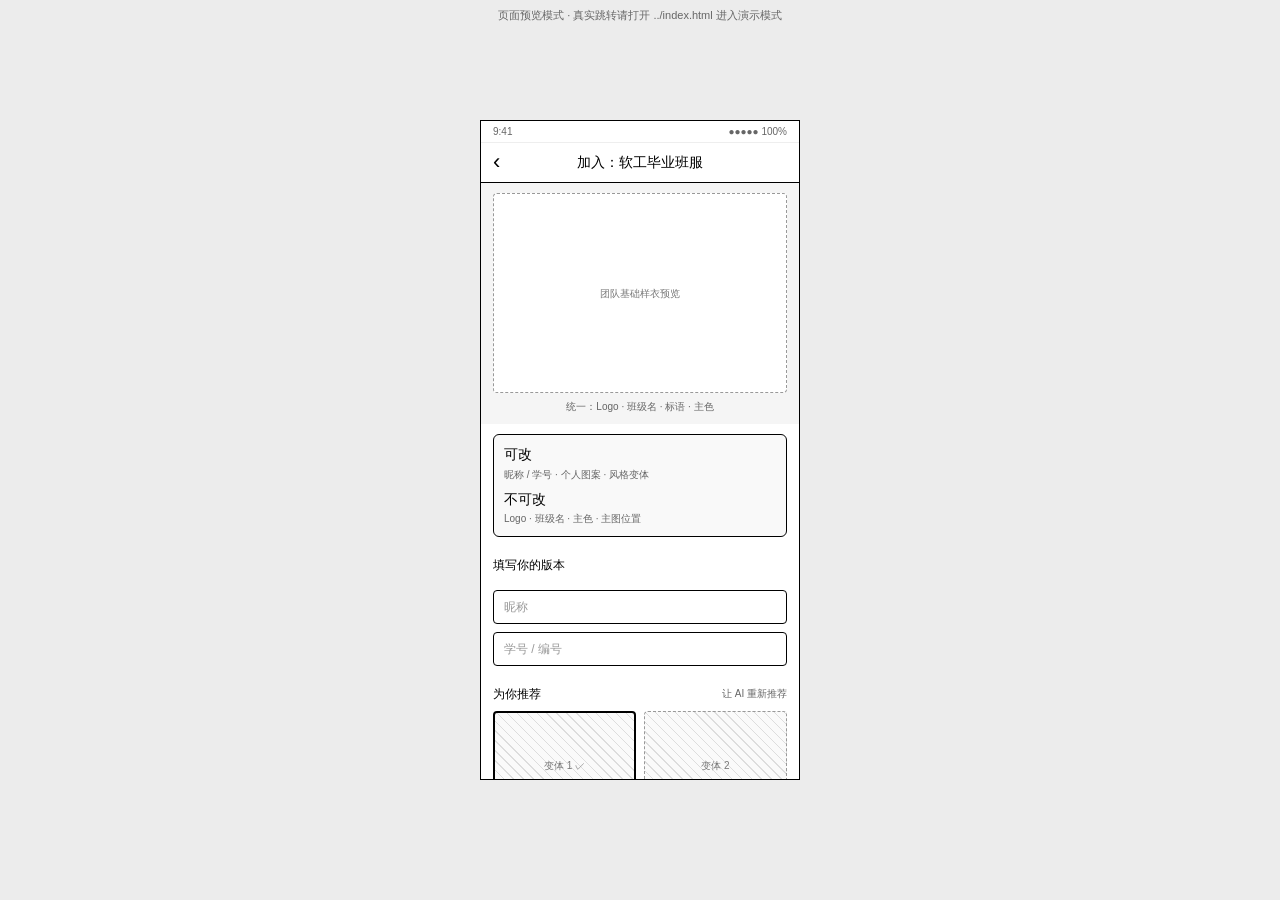
<file: pages/member-submit.html>
<!DOCTYPE html>
<html lang="zh-CN">
<head>
<meta charset="UTF-8">
<meta name="viewport" content="width=device-width, initial-scale=1.0">
<title>⑦ 成员提交 · 衣想工作室原型</title>
<link rel="stylesheet" href="../style.css">
</head>
<body>
<div class="phone">
  <div class="status-bar"><span>9:41</span><span>●●●●● 100%</span></div>
  <div class="nav-bar">
    <span class="slot icon-back" data-go="home"></span>
    <span class="nav-title">加入：软工毕业班服</span>
    <span class="slot"></span>
  </div>
  <div class="page-body">
    <div class="section" style="background:#f5f5f5;">
      <div class="placeholder" style="height:200px; background:#fff;">团队基础样衣预览</div>
      <div class="muted center" style="margin-top:6px;">统一：Logo · 班级名 · 标语 · 主色</div>
    </div>
    <div class="section">
      <div class="card" style="background:#f9f9f9;">
        <div class="bold">可改</div>
        <div class="muted" style="margin-top:2px;">昵称 / 学号 · 个人图案 · 风格变体</div>
        <div class="bold" style="margin-top:8px;">不可改</div>
        <div class="muted" style="margin-top:2px;">Logo · 班级名 · 主色 · 主图位置</div>
      </div>
    </div>
    <div class="section col">
      <div class="section-title" style="padding:0;">填写你的版本</div>
      <input class="input" placeholder="昵称">
      <input class="input" placeholder="学号 / 编号">
    </div>
    <div class="section">
      <div class="section-title">为你推荐<span class="more" data-toast="AI 重新推荐中">让 AI 重新推荐</span></div>
      <div class="grid-2">
        <div class="placeholder clickable active" data-chip-group="member-variant" style="height:110px; border:2px solid #000;">变体 1 ✓</div>
        <div class="placeholder clickable" data-chip-group="member-variant" style="height:110px;">变体 2</div>
        <div class="placeholder clickable" data-chip-group="member-variant" style="height:110px;">变体 3</div>
        <div class="placeholder clickable" data-chip-group="member-variant" style="height:110px;">变体 4</div>
      </div>
    </div>
    <div class="section">
      <div class="section-title">尺码 / 数量</div>
      <div>
        <span class="chip" data-chip-group="size">S</span>
        <span class="chip active" data-chip-group="size">M</span>
        <span class="chip" data-chip-group="size">L</span>
        <span class="chip" data-chip-group="size">XL</span>
        <span class="chip" data-chip-group="size">XXL</span>
      </div>
      <div class="row between" style="margin-top:8px;">
        <span class="muted">数量</span>
        <div class="row">
          <button class="btn btn-secondary" style="width:30px;height:30px;border-radius:50%;font-size:14px;" data-qty="minus">−</button>
          <span style="width:30px; text-align:center;" data-qty-value>1</span>
          <button class="btn btn-secondary" style="width:30px;height:30px;border-radius:50%;font-size:14px;" data-qty="plus">+</button>
        </div>
      </div>
    </div>
    <div class="section">
      <button class="btn btn-primary" data-go="member-status" data-toast="已提交，等待发起人审核">提交给发起人</button>
      <div class="tiny center" style="margin-top:6px;">由发起人统一付款 · 你只填尺码</div>
    </div>
  </div>
</div>
<script src="../page.js"></script>
</body>
</html>
</file>
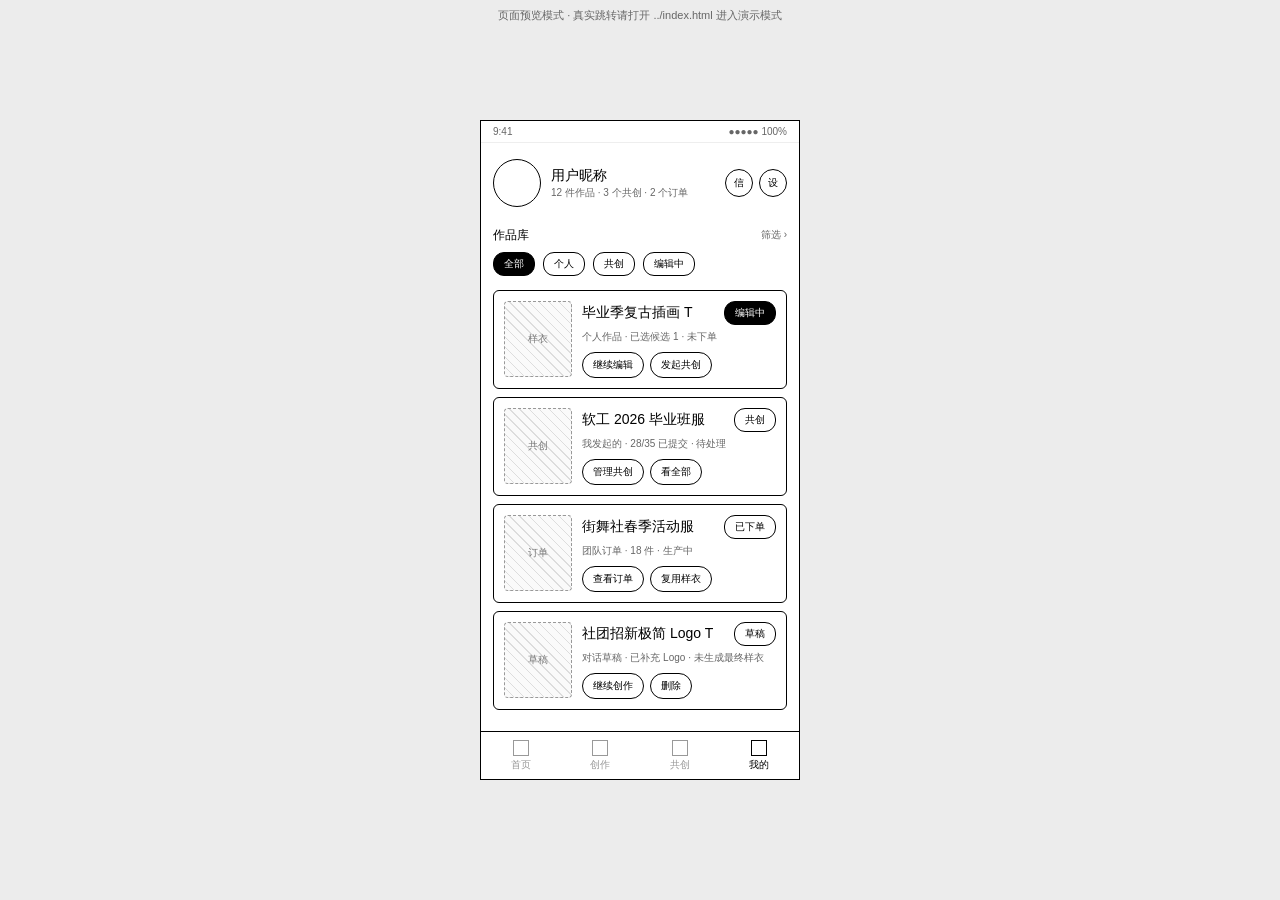
<file: pages/my.html>
<!DOCTYPE html>
<html lang="zh-CN">
<head>
<meta charset="UTF-8">
<meta name="viewport" content="width=device-width, initial-scale=1.0">
<title>⑨ 我的 · 衣想工作室原型</title>
<link rel="stylesheet" href="../style.css">
</head>
<body>
<div class="phone">
  <div class="status-bar"><span>9:41</span><span>●●●●● 100%</span></div>
  <div class="page-body">
    <div class="section my-header">
      <div class="row" style="gap:10px;">
        <div class="avatar"></div>
        <div>
          <div class="bold">用户昵称</div>
          <div class="muted">12 件作品 · 3 个共创 · 2 个订单</div>
        </div>
      </div>
      <div class="quick-icons">
        <button class="icon-btn" data-toast="消息中心">信</button>
        <button class="icon-btn" data-go="settings">设</button>
      </div>
    </div>

    <div class="section">
      <div class="section-title">作品库<span class="more" data-toast="筛选作品">筛选 ›</span></div>
      <div>
        <span class="chip active" data-chip-group="work-filter">全部</span>
        <span class="chip" data-chip-group="work-filter">个人</span>
        <span class="chip" data-chip-group="work-filter">共创</span>
        <span class="chip" data-chip-group="work-filter">编辑中</span>
      </div>
    </div>

    <div class="section col" style="padding-top:0;">
      <div class="asset-card clickable" data-go="editor">
        <div class="placeholder asset-cover">样衣</div>
        <div class="grow">
          <div class="row between">
            <span class="bold">毕业季复古插画 T</span>
            <span class="chip active" style="margin:0;">编辑中</span>
          </div>
          <div class="muted" style="margin-top:4px;">个人作品 · 已选候选 1 · 未下单</div>
          <div class="asset-actions">
            <button class="mini-btn" data-go="editor">继续编辑</button>
            <button class="mini-btn" data-go="cocreate">发起共创</button>
          </div>
        </div>
      </div>

      <div class="asset-card clickable" data-go="project-detail">
        <div class="placeholder asset-cover">共创</div>
        <div class="grow">
          <div class="row between">
            <span class="bold">软工 2026 毕业班服</span>
            <span class="chip" style="margin:0;">共创</span>
          </div>
          <div class="muted" style="margin-top:4px;">我发起的 · 28/35 已提交 · 待处理</div>
          <div class="asset-actions">
            <button class="mini-btn" data-go="project-detail">管理共创</button>
            <button class="mini-btn" data-go="projects">看全部</button>
          </div>
        </div>
      </div>

      <div class="asset-card clickable" data-go="order-detail">
        <div class="placeholder asset-cover">订单</div>
        <div class="grow">
          <div class="row between">
            <span class="bold">街舞社春季活动服</span>
            <span class="chip" style="margin:0;">已下单</span>
          </div>
          <div class="muted" style="margin-top:4px;">团队订单 · 18 件 · 生产中</div>
          <div class="asset-actions">
            <button class="mini-btn" data-go="order-detail">查看订单</button>
            <button class="mini-btn" data-go="editor">复用样衣</button>
          </div>
        </div>
      </div>

      <div class="asset-card clickable" data-go="editor">
        <div class="placeholder asset-cover">草稿</div>
        <div class="grow">
          <div class="row between">
            <span class="bold">社团招新极简 Logo T</span>
            <span class="chip" style="margin:0;">草稿</span>
          </div>
          <div class="muted" style="margin-top:4px;">对话草稿 · 已补充 Logo · 未生成最终样衣</div>
          <div class="asset-actions">
            <button class="mini-btn" data-go="create">继续创作</button>
            <button class="mini-btn" data-toast="删除草稿">删除</button>
          </div>
        </div>
      </div>
    </div>
  </div>
  <div class="tab-bar">
    <div class="tab-item" data-go="home"><div class="tab-icon"></div>首页</div>
    <div class="tab-item" data-go="create"><div class="tab-icon"></div>创作</div>
    <div class="tab-item" data-go="projects"><div class="tab-icon"></div>共创</div>
    <div class="tab-item active"><div class="tab-icon"></div>我的</div>
  </div>
</div>
<script src="../page.js"></script>
</body>
</html>
</file>
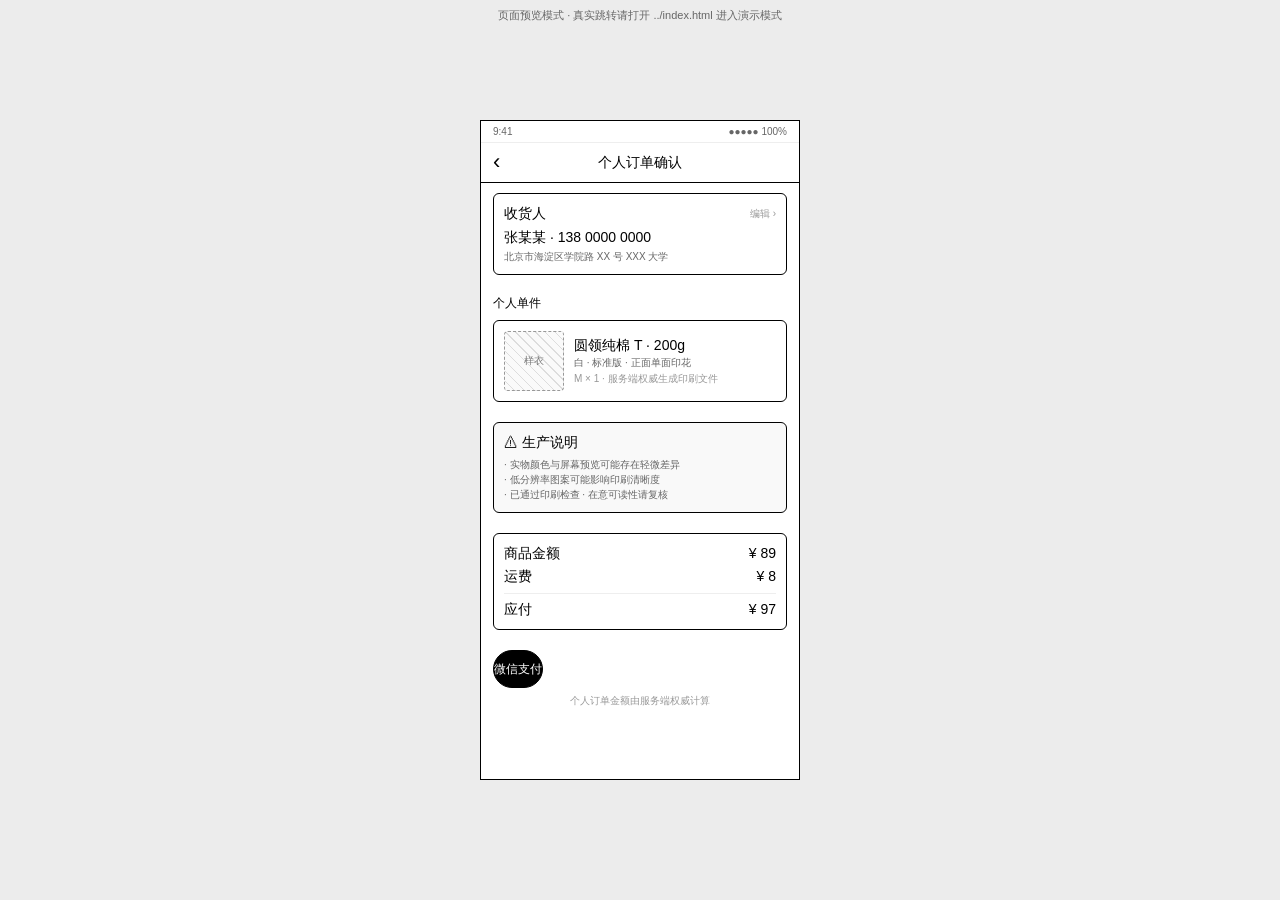
<file: pages/order-confirm-personal.html>
<!DOCTYPE html>
<html lang="zh-CN">
<head>
<meta charset="UTF-8">
<meta name="viewport" content="width=device-width, initial-scale=1.0">
<title>⑧a 个人订单确认 · 衣想工作室原型</title>
<link rel="stylesheet" href="../style.css">
</head>
<body>
<div class="phone">
  <div class="status-bar"><span>9:41</span><span>●●●●● 100%</span></div>
  <div class="nav-bar">
    <span class="slot icon-back" data-go="back"></span>
    <span class="nav-title">个人订单确认</span>
    <span class="slot"></span>
  </div>
  <div class="page-body">
    <div class="section">
      <div class="card clickable" data-toast="编辑收货人">
        <div class="row between">
          <span class="bold">收货人</span>
          <span class="tiny">编辑 ›</span>
        </div>
        <div style="margin-top:4px;">张某某 · 138 0000 0000</div>
        <div class="muted" style="margin-top:2px;">北京市海淀区学院路 XX 号 XXX 大学</div>
      </div>
    </div>
    <div class="section">
      <div class="section-title">个人单件</div>
      <div class="card">
        <div class="row" style="gap:10px;">
          <div class="placeholder" style="width:60px;height:60px;flex-shrink:0;">样衣</div>
          <div class="grow">
            <div class="bold">圆领纯棉 T · 200g</div>
            <div class="muted">白 · 标准版 · 正面单面印花</div>
            <div class="tiny" style="margin-top:2px;">M × 1 · 服务端权威生成印刷文件</div>
          </div>
        </div>
      </div>
    </div>
    <div class="section">
      <div class="card" style="background:#f9f9f9;">
        <div class="bold">⚠ 生产说明</div>
        <div class="muted" style="margin-top:4px;">
          · 实物颜色与屏幕预览可能存在轻微差异<br>· 低分辨率图案可能影响印刷清晰度<br>· 已通过印刷检查 · 在意可读性请复核
        </div>
      </div>
    </div>
    <div class="section">
      <div class="card">
        <div class="row between"><span>商品金额</span><span>¥ 89</span></div>
        <div class="row between" style="margin-top:4px;"><span>运费</span><span>¥ 8</span></div>
        <div class="divider"></div>
        <div class="row between"><span class="bold">应付</span><span class="bold">¥ 97</span></div>
      </div>
    </div>
    <div class="section">
      <button class="btn btn-primary" data-go="order-detail" data-toast="支付成功">微信支付</button>
      <div class="tiny center" style="margin-top:6px;">个人订单金额由服务端权威计算</div>
    </div>
  </div>
</div>
<script src="../page.js"></script>
</body>
</html>
</file>
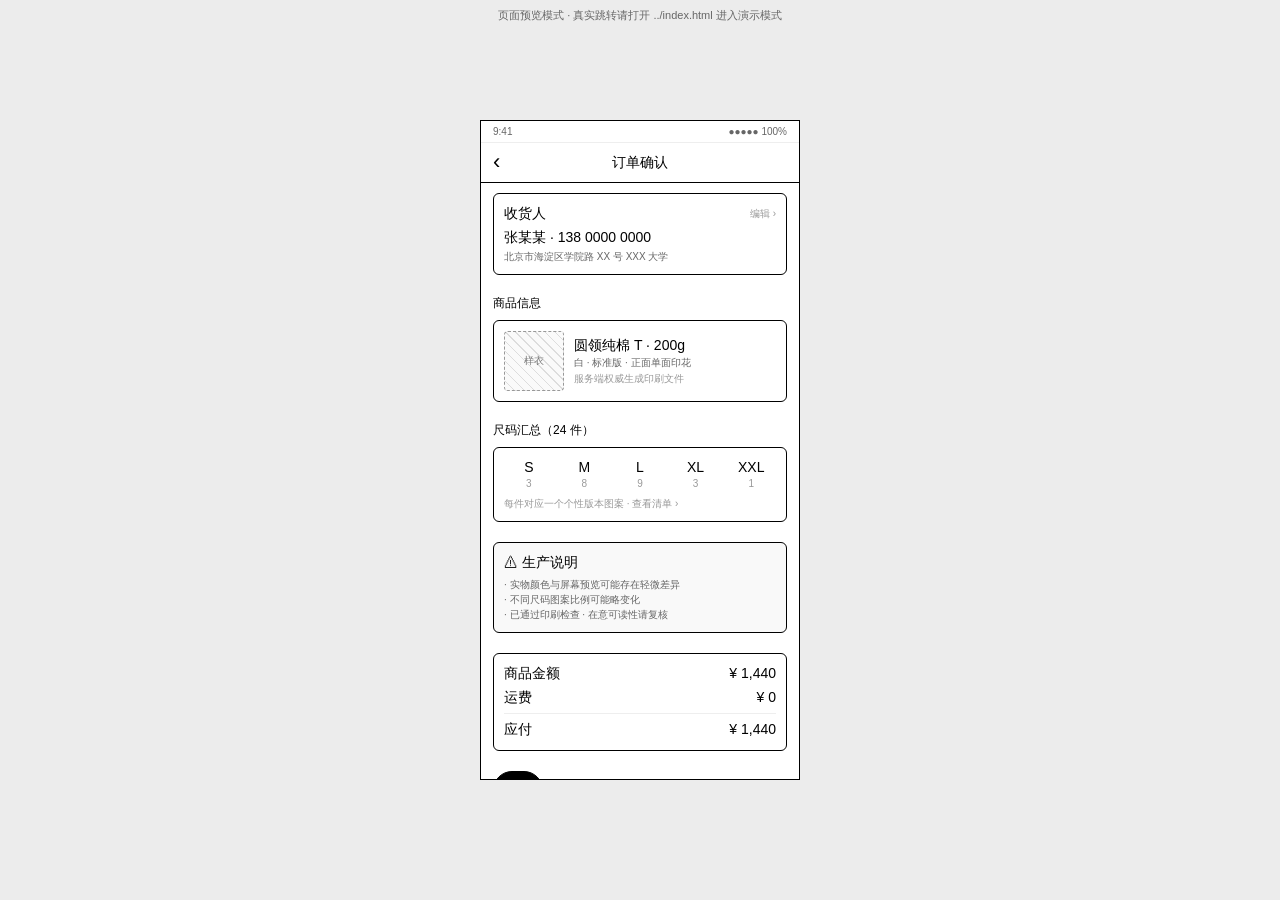
<file: pages/order-confirm.html>
<!DOCTYPE html>
<html lang="zh-CN">
<head>
<meta charset="UTF-8">
<meta name="viewport" content="width=device-width, initial-scale=1.0">
<title>⑧ 下单确认 · 衣想工作室原型</title>
<link rel="stylesheet" href="../style.css">
</head>
<body>
<div class="phone">
  <div class="status-bar"><span>9:41</span><span>●●●●● 100%</span></div>
  <div class="nav-bar">
    <span class="slot icon-back" data-go="back"></span>
    <span class="nav-title">订单确认</span>
    <span class="slot"></span>
  </div>
  <div class="page-body">
    <div class="section">
      <div class="card clickable" data-toast="编辑收货人">
        <div class="row between">
          <span class="bold">收货人</span>
          <span class="tiny">编辑 ›</span>
        </div>
        <div style="margin-top:4px;">张某某 · 138 0000 0000</div>
        <div class="muted" style="margin-top:2px;">北京市海淀区学院路 XX 号 XXX 大学</div>
      </div>
    </div>
    <div class="section">
      <div class="section-title">商品信息</div>
      <div class="card">
        <div class="row" style="gap:10px;">
          <div class="placeholder" style="width:60px;height:60px;flex-shrink:0;">样衣</div>
          <div class="grow">
            <div class="bold">圆领纯棉 T · 200g</div>
            <div class="muted">白 · 标准版 · 正面单面印花</div>
            <div class="tiny" style="margin-top:2px;">服务端权威生成印刷文件</div>
          </div>
        </div>
      </div>
    </div>
    <div class="section">
      <div class="section-title">尺码汇总（24 件）</div>
      <div class="card">
        <div class="grid-5" style="margin-bottom:6px;">
          <div class="center"><div>S</div><div class="tiny">3</div></div>
          <div class="center"><div>M</div><div class="tiny">8</div></div>
          <div class="center"><div>L</div><div class="tiny">9</div></div>
          <div class="center"><div>XL</div><div class="tiny">3</div></div>
          <div class="center"><div>XXL</div><div class="tiny">1</div></div>
        </div>
        <div class="tiny clickable" data-toast="查看每件个性版本">每件对应一个个性版本图案 · 查看清单 ›</div>
      </div>
    </div>
    <div class="section">
      <div class="card" style="background:#f9f9f9;">
        <div class="bold">⚠ 生产说明</div>
        <div class="muted" style="margin-top:4px;">
          · 实物颜色与屏幕预览可能存在轻微差异<br>· 不同尺码图案比例可能略变化<br>· 已通过印刷检查 · 在意可读性请复核
        </div>
      </div>
    </div>
    <div class="section">
      <div class="card">
        <div class="row between"><span>商品金额</span><span>¥ 1,440</span></div>
        <div class="row between" style="margin-top:4px;"><span>运费</span><span>¥ 0</span></div>
        <div class="divider"></div>
        <div class="row between"><span class="bold">应付</span><span class="bold">¥ 1,440</span></div>
      </div>
    </div>
    <div class="section">
      <button class="btn btn-primary" data-go="order-detail" data-toast="支付成功">微信支付</button>
      <div class="tiny center" style="margin-top:6px;">订单金额由服务端权威计算</div>
    </div>
  </div>
</div>
<script src="../page.js"></script>
</body>
</html>
</file>
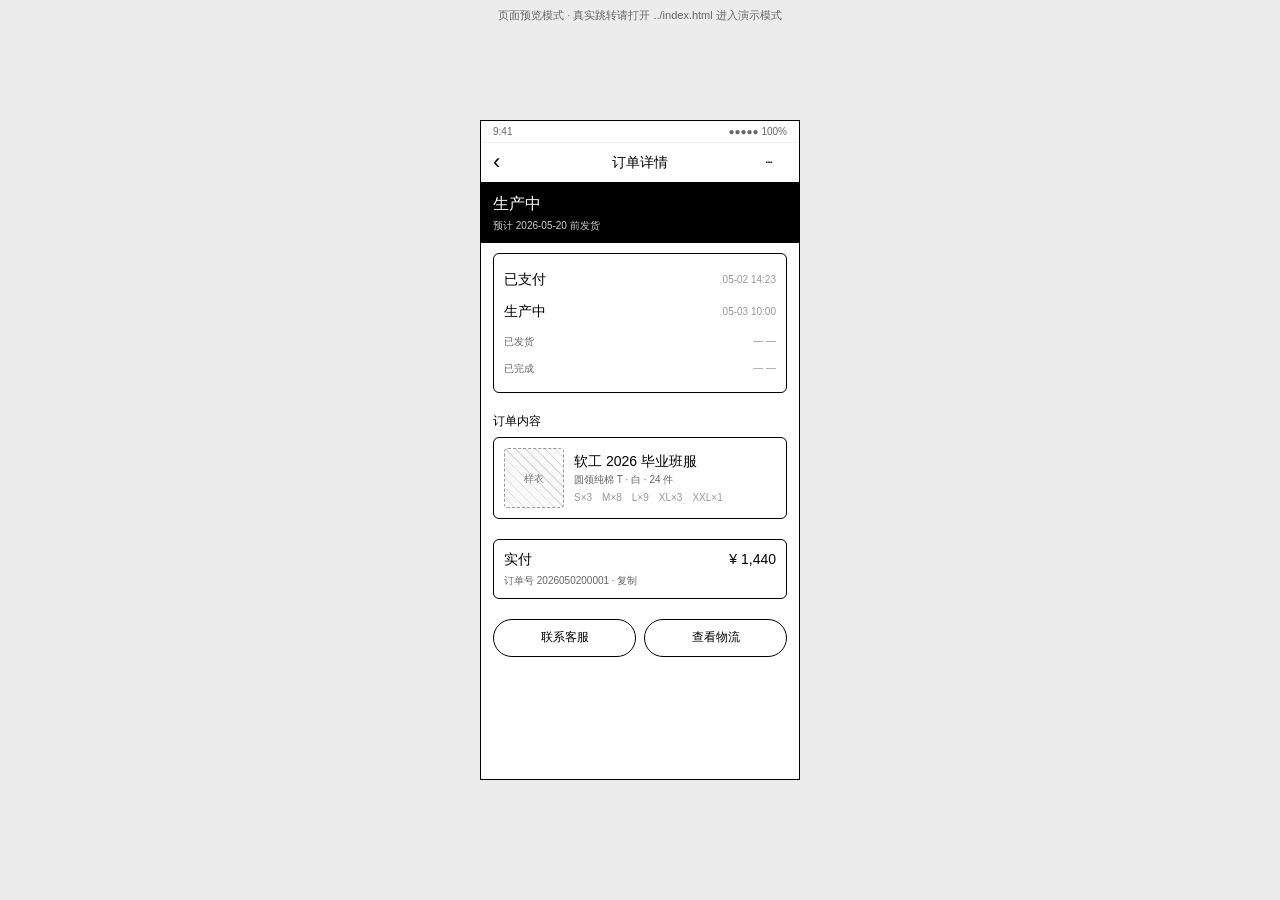
<file: pages/order-detail.html>
<!DOCTYPE html>
<html lang="zh-CN">
<head>
<meta charset="UTF-8">
<meta name="viewport" content="width=device-width, initial-scale=1.0">
<title>⑩ 订单详情 · 衣想工作室原型</title>
<link rel="stylesheet" href="../style.css">
</head>
<body>
<div class="phone">
  <div class="status-bar"><span>9:41</span><span>●●●●● 100%</span></div>
  <div class="nav-bar">
    <span class="slot icon-back" data-go="back"></span>
    <span class="nav-title">订单详情</span>
    <span class="slot center" data-toast="更多操作">⋯</span>
  </div>
  <div class="page-body">
    <div class="section" style="background:#000; color:#fff;">
      <div class="bold" style="font-size:16px;">生产中</div>
      <div class="tiny" style="color:#ccc; margin-top:4px;">预计 2026-05-20 前发货</div>
    </div>
    <div class="section">
      <div class="card">
        <div class="row between" style="padding:6px 0;">
          <span class="bold">已支付</span><span class="tiny">05-02 14:23</span>
        </div>
        <div class="row between" style="padding:6px 0;">
          <span class="bold">生产中</span><span class="tiny">05-03 10:00</span>
        </div>
        <div class="row between" style="padding:6px 0;">
          <span class="muted">已发货</span><span class="tiny">— —</span>
        </div>
        <div class="row between" style="padding:6px 0;">
          <span class="muted">已完成</span><span class="tiny">— —</span>
        </div>
      </div>
    </div>
    <div class="section">
      <div class="section-title">订单内容</div>
      <div class="card">
        <div class="row" style="gap:10px;">
          <div class="placeholder" style="width:60px;height:60px;flex-shrink:0;">样衣</div>
          <div class="grow">
            <div class="bold">软工 2026 毕业班服</div>
            <div class="muted">圆领纯棉 T · 白 · 24 件</div>
            <div class="tiny" style="margin-top:4px;">S×3　M×8　L×9　XL×3　XXL×1</div>
          </div>
        </div>
      </div>
    </div>
    <div class="section">
      <div class="card">
        <div class="row between"><span>实付</span><span class="bold">¥ 1,440</span></div>
        <div class="tiny clickable" style="color:#666; margin-top:4px;" data-toast="订单号已复制">订单号 2026050200001 · 复制</div>
      </div>
    </div>
    <div class="section row" style="gap:8px;">
      <button class="btn btn-secondary grow" data-toast="即将打开客服会话">联系客服</button>
      <button class="btn btn-secondary grow" data-toast="暂无物流信息">查看物流</button>
    </div>
  </div>
</div>
<script src="../page.js"></script>
</body>
</html>
</file>
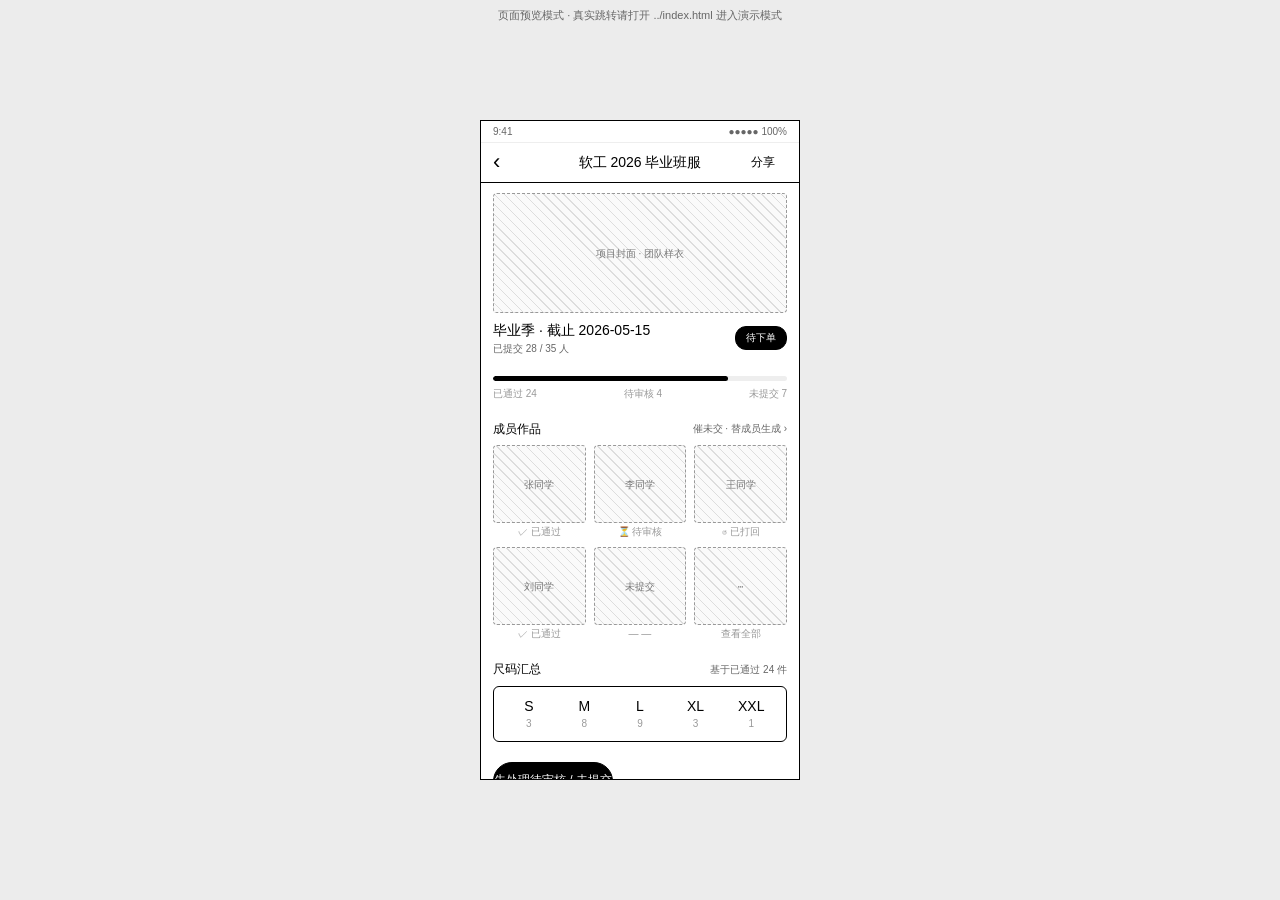
<file: pages/project-detail.html>
<!DOCTYPE html>
<html lang="zh-CN">
<head>
<meta charset="UTF-8">
<meta name="viewport" content="width=device-width, initial-scale=1.0">
<title>⑥ 项目详情 · 衣想工作室原型</title>
<link rel="stylesheet" href="../style.css">
</head>
<body>
<div class="phone">
  <div class="status-bar"><span>9:41</span><span>●●●●● 100%</span></div>
  <div class="nav-bar">
    <span class="slot icon-back" data-go="back"></span>
    <span class="nav-title">软工 2026 毕业班服</span>
    <span class="slot" data-go="member-submit" data-toast="模拟成员通过链接进入">分享</span>
  </div>
  <div class="page-body">
    <div class="section">
      <div class="placeholder" style="height:120px;">项目封面 · 团队样衣</div>
      <div class="row between" style="margin-top:8px;">
        <div>
          <div class="bold">毕业季 · 截止 2026-05-15</div>
          <div class="muted">已提交 28 / 35 人</div>
        </div>
        <span class="chip active" style="margin:0;">待下单</span>
      </div>
    </div>
    <div class="section">
      <div class="progress"><i style="width:80%;"></i></div>
      <div class="row between" style="margin-top:6px;">
        <span class="tiny">已通过 24</span>
        <span class="tiny">待审核 4</span>
        <span class="tiny">未提交 7</span>
      </div>
    </div>
    <div class="section">
      <div class="section-title">成员作品<span class="more" data-toast="催未交 · 替成员生成">催未交 · 替成员生成 ›</span></div>
      <div class="grid-3">
        <div class="clickable" data-toast="✓ 已通过 · 张同学">
          <div class="placeholder" style="height:78px;">张同学</div>
          <div class="tiny center" style="margin-top:2px;">✓ 已通过</div>
        </div>
        <div class="clickable" data-toast="审核：通过 / 打回">
          <div class="placeholder" style="height:78px;">李同学</div>
          <div class="tiny center" style="margin-top:2px;">⏳ 待审核</div>
        </div>
        <div class="clickable" data-toast="已打回，等待修改">
          <div class="placeholder" style="height:78px;">王同学</div>
          <div class="tiny center" style="margin-top:2px;">↺ 已打回</div>
        </div>
        <div class="clickable" data-toast="✓ 已通过 · 刘同学">
          <div class="placeholder" style="height:78px;">刘同学</div>
          <div class="tiny center" style="margin-top:2px;">✓ 已通过</div>
        </div>
        <div class="clickable" data-toast="该成员未提交">
          <div class="placeholder" style="height:78px;">未提交</div>
          <div class="tiny center" style="margin-top:2px;">— —</div>
        </div>
        <div class="clickable" data-toast="查看全部 28 名成员">
          <div class="placeholder" style="height:78px;">⋯</div>
          <div class="tiny center" style="margin-top:2px;">查看全部</div>
        </div>
      </div>
    </div>
    <div class="section">
      <div class="section-title">尺码汇总<span class="more">基于已通过 24 件</span></div>
      <div class="card">
        <div class="grid-5">
          <div class="center"><div class="bold">S</div><div class="tiny">3</div></div>
          <div class="center"><div class="bold">M</div><div class="tiny">8</div></div>
          <div class="center"><div class="bold">L</div><div class="tiny">9</div></div>
          <div class="center"><div class="bold">XL</div><div class="tiny">3</div></div>
          <div class="center"><div class="bold">XXL</div><div class="tiny">1</div></div>
        </div>
      </div>
    </div>
    <div class="section">
      <button class="btn btn-primary" data-toast="仍有待审核和未提交成员，暂不能下单">先处理待审核 / 未提交</button>
      <div class="tiny center" style="margin-top:6px;">需全部成员确认后，发起人才能统一下单</div>
    </div>
  </div>
</div>
<script src="../page.js"></script>
</body>
</html>
</file>
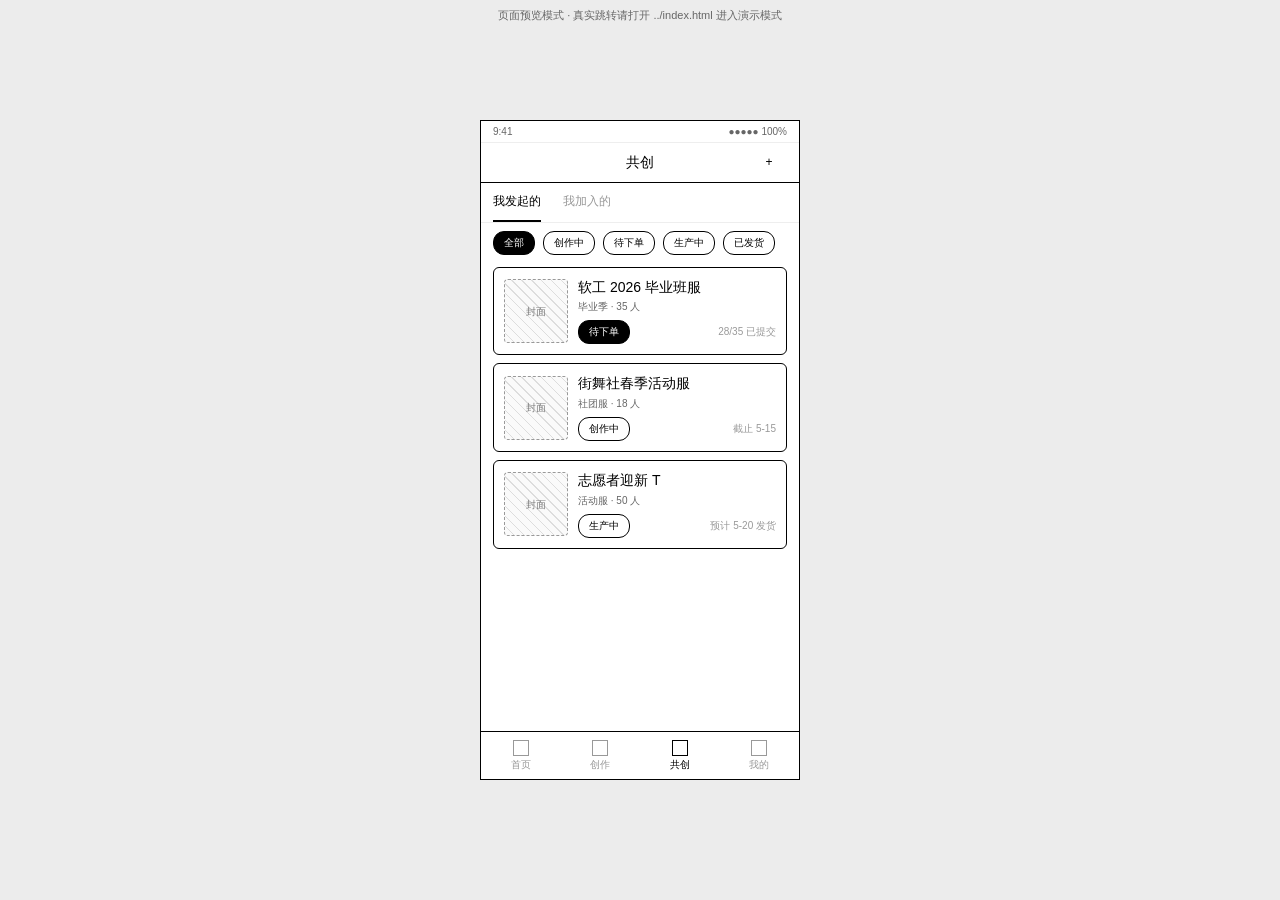
<file: pages/projects.html>
<!DOCTYPE html>
<html lang="zh-CN">
<head>
<meta charset="UTF-8">
<meta name="viewport" content="width=device-width, initial-scale=1.0">
<title>⑤ 共创列表 · 衣想工作室原型</title>
<link rel="stylesheet" href="../style.css">
</head>
<body>
<div class="phone">
  <div class="status-bar"><span>9:41</span><span>●●●●● 100%</span></div>
  <div class="nav-bar">
    <span class="slot"></span>
    <span class="nav-title">共创</span>
    <span class="slot center" data-go="create" data-toast="先创作或选择一件样衣，再发起共创">+</span>
  </div>
  <div class="topbar-tab">
    <div class="active" data-chip-group="proj-tab">我发起的</div>
    <div data-chip-group="proj-tab">我加入的</div>
  </div>
  <div class="section" style="padding:8px 12px;">
    <span class="chip active" data-chip-group="proj-status">全部</span>
    <span class="chip" data-chip-group="proj-status">创作中</span>
    <span class="chip" data-chip-group="proj-status">待下单</span>
    <span class="chip" data-chip-group="proj-status">生产中</span>
    <span class="chip" data-chip-group="proj-status">已发货</span>
  </div>
  <div class="page-body" style="padding:0 12px;">
    <div class="card clickable" style="margin-bottom:8px;" data-go="project-detail">
      <div class="row" style="gap:10px;">
        <div class="placeholder" style="width:64px;height:64px;flex-shrink:0;">封面</div>
        <div class="grow">
          <div class="bold">软工 2026 毕业班服</div>
          <div class="muted" style="margin:2px 0;">毕业季 · 35 人</div>
          <div class="row between" style="margin-top:6px;">
            <span class="chip active" style="margin:0;">待下单</span>
            <span class="tiny">28/35 已提交</span>
          </div>
        </div>
      </div>
    </div>
    <div class="card clickable" style="margin-bottom:8px;" data-go="project-detail">
      <div class="row" style="gap:10px;">
        <div class="placeholder" style="width:64px;height:64px;flex-shrink:0;">封面</div>
        <div class="grow">
          <div class="bold">街舞社春季活动服</div>
          <div class="muted" style="margin:2px 0;">社团服 · 18 人</div>
          <div class="row between" style="margin-top:6px;">
            <span class="chip" style="margin:0;">创作中</span>
            <span class="tiny">截止 5-15</span>
          </div>
        </div>
      </div>
    </div>
    <div class="card clickable" data-go="project-detail">
      <div class="row" style="gap:10px;">
        <div class="placeholder" style="width:64px;height:64px;flex-shrink:0;">封面</div>
        <div class="grow">
          <div class="bold">志愿者迎新 T</div>
          <div class="muted" style="margin:2px 0;">活动服 · 50 人</div>
          <div class="row between" style="margin-top:6px;">
            <span class="chip" style="margin:0;">生产中</span>
            <span class="tiny">预计 5-20 发货</span>
          </div>
        </div>
      </div>
    </div>
  </div>
  <div class="tab-bar">
    <div class="tab-item" data-go="home"><div class="tab-icon"></div>首页</div>
    <div class="tab-item" data-go="create"><div class="tab-icon"></div>创作</div>
    <div class="tab-item active"><div class="tab-icon"></div>共创</div>
    <div class="tab-item" data-go="my"><div class="tab-icon"></div>我的</div>
  </div>
</div>
<script src="../page.js"></script>
</body>
</html>
</file>
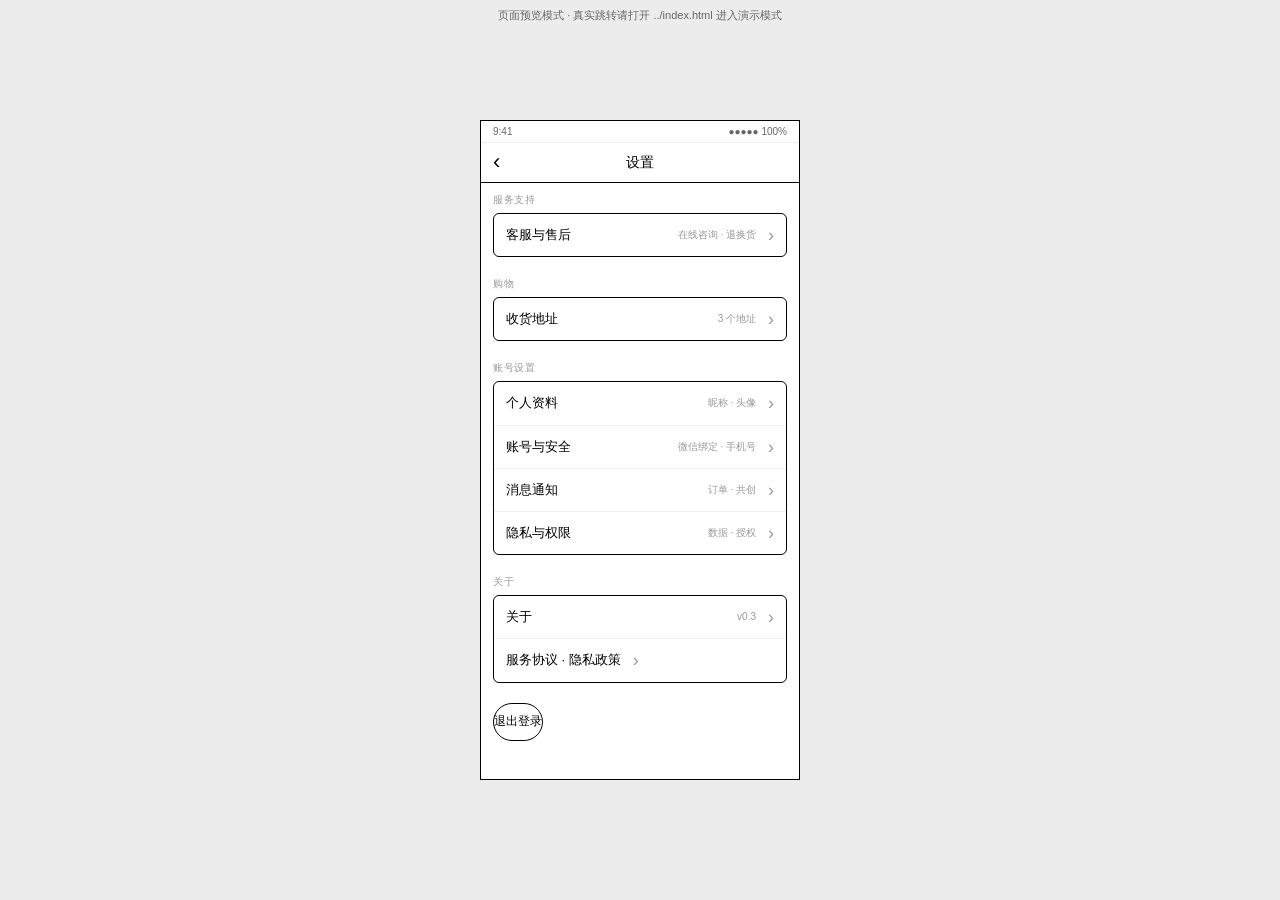
<file: pages/settings.html>
<!DOCTYPE html>
<html lang="zh-CN">
<head>
<meta charset="UTF-8">
<meta name="viewport" content="width=device-width, initial-scale=1.0">
<title>⑨a 设置 · 衣想工作室原型</title>
<link rel="stylesheet" href="../style.css">
</head>
<body>
<div class="phone">
  <div class="status-bar"><span>9:41</span><span>●●●●● 100%</span></div>
  <div class="nav-bar">
    <span class="slot icon-back" data-go="back"></span>
    <span class="nav-title">设置</span>
    <span class="slot"></span>
  </div>
  <div class="page-body">
    <div class="section">
      <div class="section-title muted-title">服务支持</div>
      <div class="settings-group">
        <div class="settings-row clickable" data-toast="客服与售后">
          <span class="settings-label">客服与售后</span>
          <span class="settings-meta">在线咨询 · 退换货</span>
          <span class="settings-chevron">›</span>
        </div>
      </div>
    </div>

    <div class="section">
      <div class="section-title muted-title">购物</div>
      <div class="settings-group">
        <div class="settings-row clickable" data-toast="收货地址管理">
          <span class="settings-label">收货地址</span>
          <span class="settings-meta">3 个地址</span>
          <span class="settings-chevron">›</span>
        </div>
      </div>
    </div>

    <div class="section">
      <div class="section-title muted-title">账号设置</div>
      <div class="settings-group">
        <div class="settings-row clickable" data-toast="个人资料">
          <span class="settings-label">个人资料</span>
          <span class="settings-meta">昵称 · 头像</span>
          <span class="settings-chevron">›</span>
        </div>
        <div class="settings-row clickable" data-toast="账号与安全">
          <span class="settings-label">账号与安全</span>
          <span class="settings-meta">微信绑定 · 手机号</span>
          <span class="settings-chevron">›</span>
        </div>
        <div class="settings-row clickable" data-toast="消息通知">
          <span class="settings-label">消息通知</span>
          <span class="settings-meta">订单 · 共创</span>
          <span class="settings-chevron">›</span>
        </div>
        <div class="settings-row clickable" data-toast="隐私与权限">
          <span class="settings-label">隐私与权限</span>
          <span class="settings-meta">数据 · 授权</span>
          <span class="settings-chevron">›</span>
        </div>
      </div>
    </div>

    <div class="section">
      <div class="section-title muted-title">关于</div>
      <div class="settings-group">
        <div class="settings-row clickable" data-toast="关于衣想工作室">
          <span class="settings-label">关于</span>
          <span class="settings-meta">v0.3</span>
          <span class="settings-chevron">›</span>
        </div>
        <div class="settings-row clickable" data-toast="服务协议与隐私政策">
          <span class="settings-label">服务协议 · 隐私政策</span>
          <span class="settings-chevron">›</span>
        </div>
      </div>
    </div>

    <div class="section">
      <button class="btn btn-secondary" data-toast="已退出登录">退出登录</button>
    </div>
  </div>
</div>
<script src="../page.js"></script>
</body>
</html>
</file>
<file: style.css>
/* ============================================================
   衣想工作室 · 低保真原型 · 共享样式表
   - 共享：手机内组件（页面文件 + 入口 index 共用）
   - 页面：standalone（双击打开） / embed（被 iframe 嵌入）
   - 入口：index 独有（hero / 流程图 / 演示舞台 / sitemap）
   ============================================================ */

/* ===== 全局 ===== */
* { margin: 0; padding: 0; box-sizing: border-box; }
body {
  font-family: -apple-system, BlinkMacSystemFont, "PingFang SC", "Microsoft YaHei", sans-serif;
  font-size: 14px;
  color: #000;
  line-height: 1.4;
}

/* ===== 手机外壳 ===== */
.phone {
  background: #fff;
  border: 1px solid #000;
  width: 320px;
  height: 660px;
  overflow: hidden;
  display: flex;
  flex-direction: column;
}

/* ===== 手机内：状态栏 / 导航 / Tab ===== */
.status-bar {
  height: 22px; flex-shrink: 0;
  display: flex; justify-content: space-between; align-items: center;
  padding: 0 12px; font-size: 10px; color: #666;
  border-bottom: 1px solid #eee; background: #fff;
}
.nav-bar {
  height: 40px; flex-shrink: 0;
  display: flex; align-items: center; justify-content: space-between;
  padding: 0 12px; border-bottom: 1px solid #000; background: #fff;
}
.nav-bar > .slot { min-width: 36px; font-size: 12px; cursor: pointer; }
.nav-title { font-size: 14px; font-weight: 500; text-align: center; flex: 1; }
.icon-back::before { content: "‹"; font-size: 22px; font-weight: 300; line-height: 1; }
.tab-bar {
  height: 48px; flex-shrink: 0;
  display: flex; border-top: 1px solid #000; background: #fff;
}
.tab-item {
  flex: 1;
  display: flex; flex-direction: column; align-items: center; justify-content: center;
  gap: 2px; font-size: 10px; color: #999; cursor: pointer;
}
.tab-item.active { color: #000; }
.tab-icon { width: 16px; height: 16px; border: 1px solid currentColor; }
.page-body {
  flex: 1; overflow-y: auto; background: #fff; padding-bottom: 8px;
}
.page-body::-webkit-scrollbar { width: 0; }

/* ===== 手机内：内容布局 ===== */
.section { padding: 10px 12px; }
.section-title {
  font-size: 12px; font-weight: 500; margin-bottom: 8px;
  display: flex; justify-content: space-between; align-items: center;
}
.section-title .more { font-size: 10px; color: #666; font-weight: normal; cursor: pointer; }
.placeholder {
  background: repeating-linear-gradient(45deg, #fafafa, #fafafa 6px, #ddd 6px, #ddd 7px);
  border: 1px dashed #999;
  display: flex; align-items: center; justify-content: center;
  color: #777; font-size: 10px; text-align: center; line-height: 1.5;
  border-radius: 4px;
}
.clickable { cursor: pointer; }
.btn {
  display: flex; align-items: center; justify-content: center;
  height: 38px; border-radius: 19px; font-size: 12px; cursor: pointer;
}
.btn-primary { background: #000; color: #fff; border: 1px solid #000; }
.btn-secondary { background: #fff; color: #000; border: 1px solid #000; }
.chip {
  display: inline-block;
  padding: 4px 10px;
  border: 1px solid #000; border-radius: 11px;
  font-size: 10px;
  margin-right: 4px; margin-bottom: 4px;
  background: #fff; cursor: pointer;
}
.chip.active { background: #000; color: #fff; }
.input {
  width: 100%; height: 34px;
  padding: 0 10px;
  border: 1px solid #000; border-radius: 4px;
  background: #fff; font-size: 12px; outline: none;
}
.input::placeholder { color: #999; }
.textarea {
  width: 100%; min-height: 56px;
  padding: 8px 10px;
  border: 1px solid #000; border-radius: 4px;
  background: #fff; font-size: 12px;
  font-family: inherit; resize: none; outline: none;
}
.card { background: #fff; border: 1px solid #000; border-radius: 6px; padding: 10px; }
.row { display: flex; align-items: center; gap: 6px; }
.col { display: flex; flex-direction: column; gap: 8px; }
.between { justify-content: space-between; }
.grow { flex: 1; }
.divider { height: 1px; background: #eee; margin: 6px 0; }
.muted { color: #666; font-size: 10px; line-height: 1.5; }
.tiny { font-size: 10px; color: #999; }
.bold { font-weight: 500; }
.center { text-align: center; }
.grid-2 { display: grid; grid-template-columns: 1fr 1fr; gap: 8px; }
.grid-3 { display: grid; grid-template-columns: 1fr 1fr 1fr; gap: 8px; }
.grid-4 { display: grid; grid-template-columns: repeat(4, 1fr); gap: 8px; }
.grid-5 { display: grid; grid-template-columns: repeat(5, 1fr); gap: 6px; }
.swatch-circle {
  width: 28px; height: 28px;
  border: 1px solid #000; border-radius: 50%;
  cursor: pointer;
}
.swatch-circle.active {
  box-shadow: 0 0 0 2px #fff, 0 0 0 3.5px #000;
}
.scroll-x { display: flex; gap: 8px; overflow-x: auto; padding-bottom: 4px; }
.scroll-x > * { flex-shrink: 0; }
.topbar-tab {
  display: flex; padding: 0 12px;
  border-bottom: 1px solid #eee;
  flex-shrink: 0; background: #fff;
}
.topbar-tab > div {
  padding: 10px 0; margin-right: 22px;
  font-size: 12px; color: #999; cursor: pointer;
}
.topbar-tab > div.active {
  color: #000; font-weight: 500;
  border-bottom: 2px solid #000;
}
.progress { height: 5px; background: #eee; border-radius: 3px; overflow: hidden; }
.progress > i { display: block; height: 100%; background: #000; border-radius: 3px; }
.create-chat-body { padding-bottom: 0; }
.template-row {
  display: flex;
  gap: 8px;
  overflow-x: auto;
  padding-bottom: 2px;
}
.template-card {
  min-width: 78px;
  border: 1px solid #000;
  border-radius: 6px;
  padding: 8px;
  background: #fff;
  cursor: pointer;
}
.template-card.active {
  background: #000;
  color: #fff;
}
.template-card.active .tiny { color: #ddd; }
.chat-stack { display: flex; flex-direction: column; gap: 8px; }
.chat-bubble {
  max-width: 86%;
  border: 1px solid #000;
  border-radius: 8px;
  padding: 9px 10px;
  font-size: 12px;
  background: #fff;
}
.chat-bubble.assistant {
  background: transparent;
  border: none;
  border-radius: 0;
  padding: 2px 0;
  max-width: 100%;
  width: 100%;
  align-self: stretch;
}
.chat-bubble.user { align-self: flex-end; margin-left: 24px; }
.inline-action-row {
  display: flex;
  gap: 6px;
  margin-top: 8px;
}
.mini-btn {
  height: 26px;
  padding: 0 10px;
  border: 1px solid #000;
  border-radius: 13px;
  background: #fff;
  font-size: 10px;
  cursor: pointer;
}
.info-card,
.result-card {
  border: 1px solid #000;
  border-radius: 6px;
  padding: 10px;
  background: #fff;
}
.composer-bar {
  flex-shrink: 0;
  display: flex;
  align-items: flex-end;
  gap: 6px;
  padding: 8px 10px;
  border-top: 1px solid #000;
  background: #fff;
}
.composer-icon,
.composer-send {
  flex-shrink: 0;
  border: 1px solid #000;
  background: #fff;
  cursor: pointer;
}
.composer-icon {
  width: 30px;
  height: 30px;
  border-radius: 50%;
  font-size: 18px;
  line-height: 1;
}
.composer-send {
  width: 30px;
  height: 30px;
  border-radius: 50%;
  padding: 0;
  display: inline-flex;
  align-items: center;
  justify-content: center;
  background: #000;
  color: #fff;
}
.composer-input {
  flex: 1;
  min-height: 30px;
  max-height: 60px;
  border: 1px solid #000;
  border-radius: 15px;
  padding: 7px 10px;
  font-size: 11px;
  font-family: inherit;
  resize: none;
  outline: none;
}
.my-header {
  display: flex;
  justify-content: space-between;
  align-items: center;
  gap: 10px;
  padding-top: 16px;
}
.avatar {
  width: 48px;
  height: 48px;
  border: 1px solid #000;
  border-radius: 50%;
  flex-shrink: 0;
}
.quick-icons {
  display: flex;
  gap: 6px;
  flex-shrink: 0;
}
.icon-btn {
  width: 28px;
  height: 28px;
  border: 1px solid #000;
  border-radius: 50%;
  background: #fff;
  font-size: 10px;
  cursor: pointer;
}
.asset-card {
  display: flex;
  gap: 10px;
  border: 1px solid #000;
  border-radius: 6px;
  padding: 10px;
  background: #fff;
}
.asset-cover {
  width: 68px;
  height: 76px;
  flex-shrink: 0;
}
.asset-actions {
  display: flex;
  gap: 6px;
  margin-top: 8px;
  flex-wrap: wrap;
}

/* ===== 创作页：空状态 ===== */
.create-page[data-state="empty"] .create-chat-body { display: none; }
.create-page[data-state="chat"]  .create-empty-body { display: none; }
.create-empty-body {
  flex: 1;
  background: #fff;
  display: flex;
  align-items: center;
  justify-content: center;
  padding: 24px 18px;
  overflow-y: auto;
}
.create-empty-body::-webkit-scrollbar { width: 0; }
.empty-hero { width: 100%; }
.empty-title {
  font-size: 16px;
  font-weight: 500;
  text-align: center;
  margin-bottom: 6px;
}
.empty-subtitle {
  font-size: 11px;
  color: #666;
  text-align: center;
  margin-bottom: 22px;
}
.empty-template-grid {
  display: grid;
  grid-template-columns: 1fr 1fr;
  gap: 10px;
}
.template-card-lg {
  border: 1px solid #000;
  border-radius: 8px;
  padding: 18px 12px;
  background: #fff;
  cursor: pointer;
  text-align: center;
}
.template-card-lg .bold { font-size: 14px; }
.template-card-lg .tiny { color: #999; margin-top: 4px; }

/* ===== 样衣编辑：固定底部 ===== */
.editor-footer {
  flex-shrink: 0;
  display: flex;
  gap: 6px;
  padding: 8px 12px;
  border-top: 1px solid #000;
  background: #fff;
}

/* ===== 设置页 ===== */
.section-title.muted-title {
  font-size: 10px;
  color: #999;
  font-weight: normal;
  letter-spacing: 0.5px;
  margin-bottom: 6px;
}
.settings-group {
  border: 1px solid #000;
  border-radius: 6px;
  background: #fff;
  overflow: hidden;
}
.settings-row {
  display: flex;
  align-items: center;
  gap: 8px;
  padding: 12px;
  border-bottom: 1px solid #eee;
}
.settings-row:last-child { border-bottom: none; }
.settings-label {
  font-size: 13px;
  font-weight: 500;
}
.settings-meta {
  margin-left: auto;
  font-size: 10px;
  color: #999;
}
.settings-chevron {
  font-size: 18px;
  color: #999;
  margin-left: 4px;
  line-height: 1;
}

/* ============================================================
   页面文件：standalone（双击打开）vs embed（嵌入 iframe）
   page.js 会根据 window.parent 自动添加对应类
   ============================================================ */
body.standalone {
  display: flex;
  justify-content: center;
  align-items: center;
  min-height: 100vh;
  background: #ececec;
  padding: 20px;
}
body.standalone .phone { margin: auto; }
body.standalone::before {
  content: "页面预览模式 · 真实跳转请打开 ../index.html 进入演示模式";
  position: fixed; top: 8px; left: 50%; transform: translateX(-50%);
  font-size: 11px; color: #666;
  white-space: nowrap;
}

body.embed {
  background: #fff;
  margin: 0;
}
body.embed .phone {
  width: 100%;
  height: 100vh;
  border: none;
}

/* ============================================================
   index.html 入口专属样式
   ============================================================ */
body.index-page { background: #ececec; padding: 24px; }

/* ===== 顶部 hero ===== */
.board-hero {
  display: flex; justify-content: space-between; align-items: flex-start;
  gap: 24px; margin-bottom: 22px; flex-wrap: wrap;
}
.board-title { font-size: 22px; font-weight: 500; margin-bottom: 4px; }
.board-meta { color: #666; font-size: 12px; }
.hero-actions { display: flex; flex-direction: column; gap: 8px; align-items: flex-end; }
.btn-enter {
  background: #000; color: #fff;
  border: 1px solid #000; border-radius: 26px;
  padding: 12px 26px; font-size: 14px;
  cursor: pointer; font-weight: 500;
}
.btn-enter:hover { background: #222; }
.hero-tip { font-size: 11px; color: #666; }

/* ===== 流程关系图 ===== */
.flow-board {
  background: #fff; border: 1px solid #000;
  padding: 16px 20px; margin-bottom: 22px;
}
.flow-board h3 {
  font-size: 14px; font-weight: 500; margin-bottom: 12px;
  display: flex; justify-content: space-between; align-items: center;
}
.flow-board h3 .flow-label { font-size: 11px; color: #666; font-weight: normal; }

.flow-tabs-bar {
  display: flex; align-items: center; flex-wrap: wrap;
  gap: 8px; padding: 8px 12px; margin-bottom: 14px;
  background: #f9f9f9; border: 1px dashed #aaa; border-radius: 4px;
}
.flow-tab-prefix { font-size: 11px; color: #666; margin-right: 4px; }
.flow-tab-chip {
  font-size: 11px; padding: 4px 12px;
  border: 1px solid #000; border-radius: 14px;
  background: #fff; white-space: nowrap;
}

.flow-lane { margin-bottom: 14px; }
.flow-lane:last-child { margin-bottom: 0; }
.flow-lane-title {
  font-size: 11px; color: #666; font-weight: 500;
  letter-spacing: 0.5px; margin-bottom: 8px;
}

.flow-row {
  display: flex; flex-wrap: wrap; gap: 4px;
  align-items: center; margin-bottom: 6px;
}
.flow-row:last-child { margin-bottom: 0; }

.flow-card {
  background: #fff; border: 1px solid #000;
  border-radius: 6px; padding: 7px 12px;
  font-size: 12px; white-space: nowrap;
}
.flow-card.main { background: #000; color: #fff; }
.flow-card.sub {
  background: #fff; border: 1px dashed #666; color: #333;
}

.flow-arrow { color: #666; font-size: 14px; line-height: 1; }
.flow-step {
  display: inline-flex; flex-direction: column;
  align-items: center; line-height: 1.1; padding: 0 2px;
}
.flow-step-label {
  font-size: 9px; color: #999;
  white-space: nowrap; margin-bottom: 2px;
}
.flow-or {
  font-size: 11px; color: #999; padding: 0 2px;
}
.flow-meta {
  font-size: 10px; color: #999; margin-left: 6px; font-style: italic;
}

/* ===== 演示工具栏 ===== */
.demo-toolbar {
  position: sticky; top: 8px; z-index: 100;
  background: #fff; border: 1px solid #000;
  padding: 10px 16px; margin-bottom: 16px;
  display: flex; align-items: center; justify-content: space-between;
  gap: 12px;
}
.toolbar-btn {
  background: #fff; color: #000;
  border: 1px solid #000; border-radius: 16px;
  padding: 6px 14px; font-size: 12px; cursor: pointer;
}
.toolbar-btn:hover { background: #f5f5f5; }
#current-title { font-weight: 500; font-size: 14px; }

/* ===== 画板墙 ===== */
.board-canvas {
  display: grid;
  grid-template-columns: repeat(auto-fill, minmax(310px, 320px));
  gap: 32px 22px;
  align-items: start;
}
.phone-wrap { display: block; }
.phone-label { font-size: 13px; font-weight: 500; margin-bottom: 4px; }
.phone-label .num {
  display: inline-block;
  width: 22px; height: 22px;
  border: 1px solid #000; border-radius: 50%;
  text-align: center; line-height: 20px;
  margin-right: 6px; font-size: 11px;
}
.phone-desc {
  font-size: 11px; color: #666;
  margin-bottom: 10px; line-height: 1.5; min-height: 30px;
}
.phone-frame {
  width: 322px; height: 662px;
  border: 1px solid #000;
  background: #fff;
  display: block;
}
.phone-frame.disabled {
  pointer-events: none;
}

/* ===== 演示舞台 ===== */
.demo-stage {
  display: flex; gap: 32px;
  justify-content: center; align-items: flex-start;
}
.demo-frame-wrap {
  position: relative;
}
.demo-frame {
  width: 322px; height: 662px;
  border: 1px solid #000;
  background: #fff;
  display: block;
  box-shadow: 0 0 0 6px #000, 0 16px 40px rgba(0,0,0,0.18);
}

/* ===== Sitemap 侧栏 ===== */
.sitemap-panel {
  width: 230px; background: #fff;
  border: 1px solid #000; padding: 16px;
  font-size: 12px; flex-shrink: 0;
}
.sitemap-panel h3 { font-size: 13px; font-weight: 500; margin-bottom: 12px; }
.sitemap-section { margin-bottom: 14px; }
.sitemap-section-title {
  font-size: 10px; color: #666;
  margin-bottom: 6px;
  text-transform: uppercase; letter-spacing: 0.5px;
}
.sitemap-row {
  padding: 6px 8px;
  border: 1px solid transparent; border-radius: 4px;
  cursor: pointer; font-size: 12px; margin-bottom: 2px;
}
.sitemap-row:hover { background: #f5f5f5; border-color: #ccc; }
.sitemap-row.current {
  background: #000; color: #fff; border-color: #000;
}
.sitemap-tip {
  font-size: 10px; color: #666;
  margin-top: 12px; padding-top: 12px;
  border-top: 1px dashed #ccc; line-height: 1.6;
}

/* ===== Toast ===== */
#toast {
  position: fixed;
  top: 30px; left: 50%;
  transform: translateX(-50%) translateY(-12px);
  background: #000; color: #fff;
  padding: 10px 22px;
  border-radius: 22px;
  font-size: 13px;
  z-index: 9999;
  opacity: 0;
  pointer-events: none;
  transition: opacity 0.25s, transform 0.25s;
  white-space: nowrap;
}
#toast.show {
  opacity: 1;
  transform: translateX(-50%) translateY(0);
}

/* ===== Footer ===== */
.board-footer {
  margin-top: 32px; font-size: 11px;
  color: #666; line-height: 1.7;
}

/* ===== 模式切换 ===== */
body.mode-board .demo-toolbar { display: none; }
body.mode-board .demo-stage { display: none; }
body.mode-demo .board-hero,
body.mode-demo .flow-board,
body.mode-demo .board-canvas,
body.mode-demo .board-footer { display: none; }

/* ===== 响应式 ===== */
@media (max-width: 820px) {
  body.mode-demo .demo-stage { flex-direction: column; align-items: center; }
  .sitemap-panel { width: 322px; }
}
</file>
